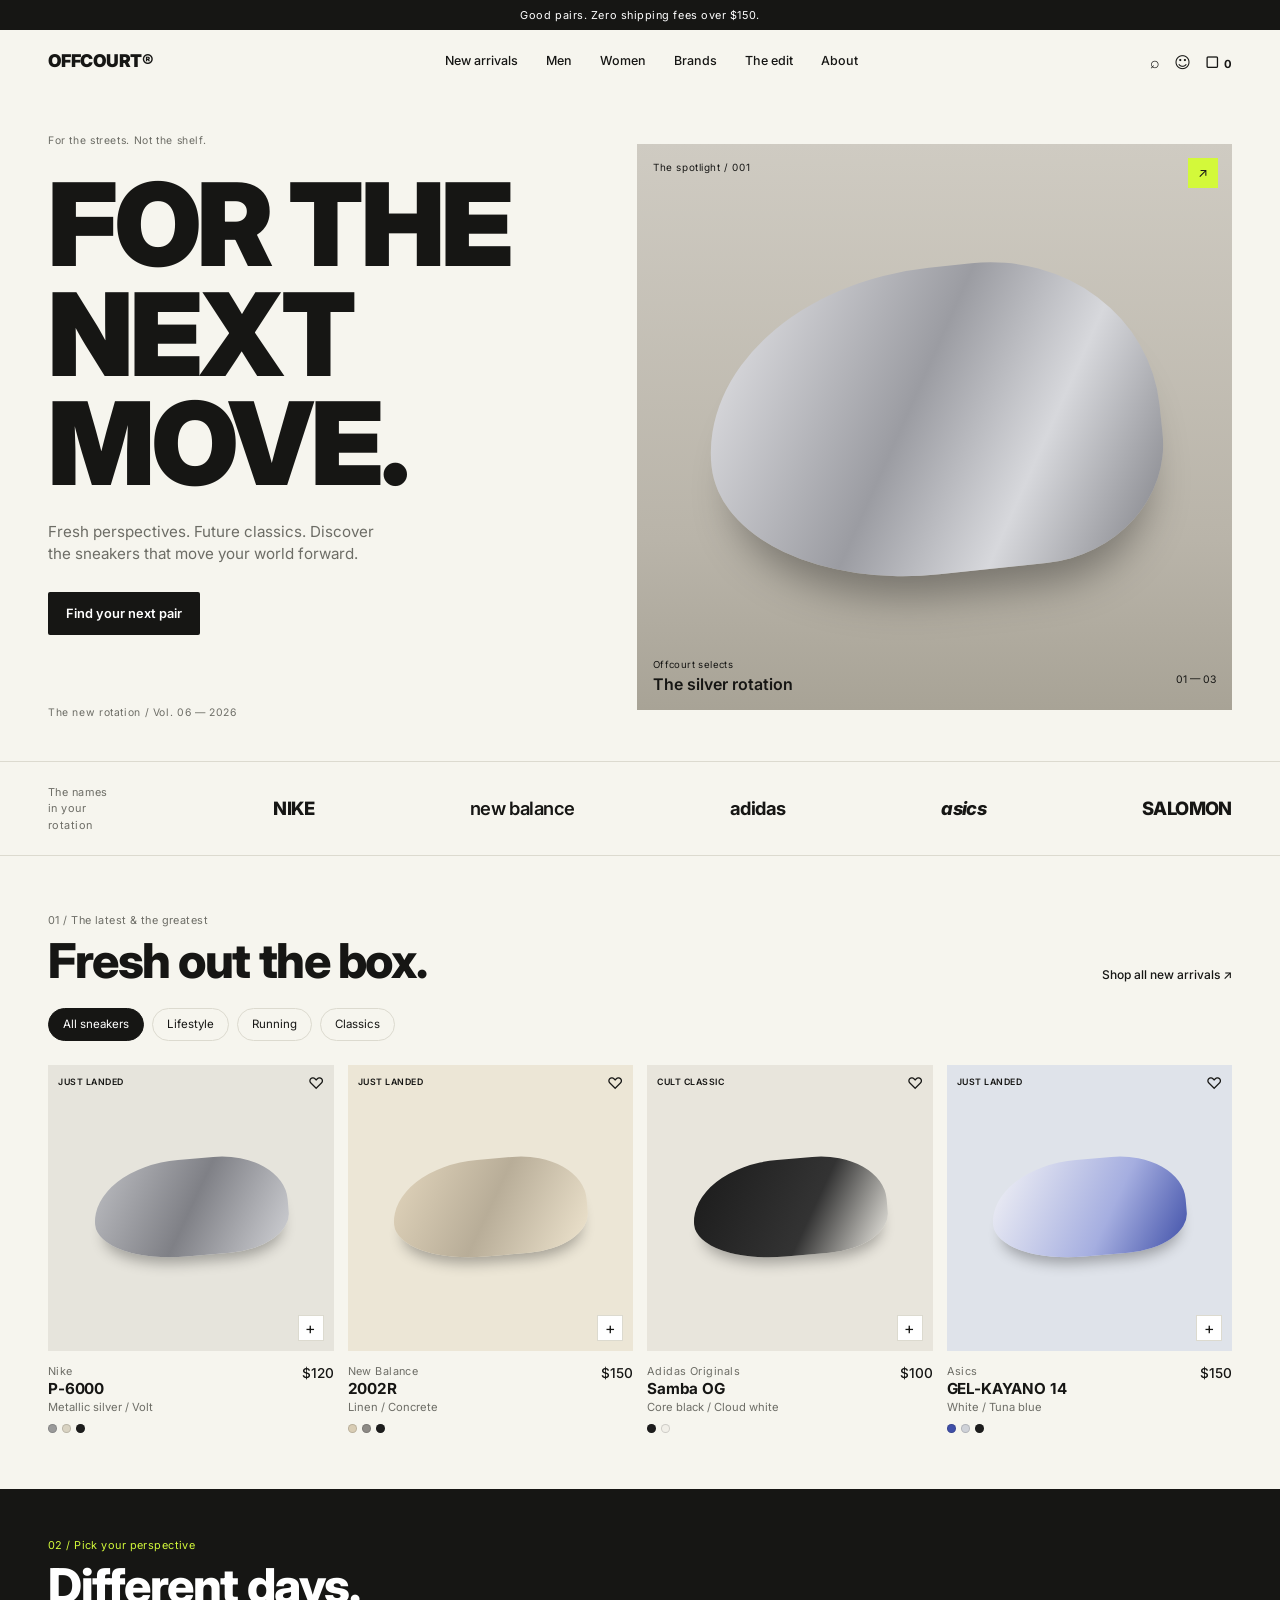
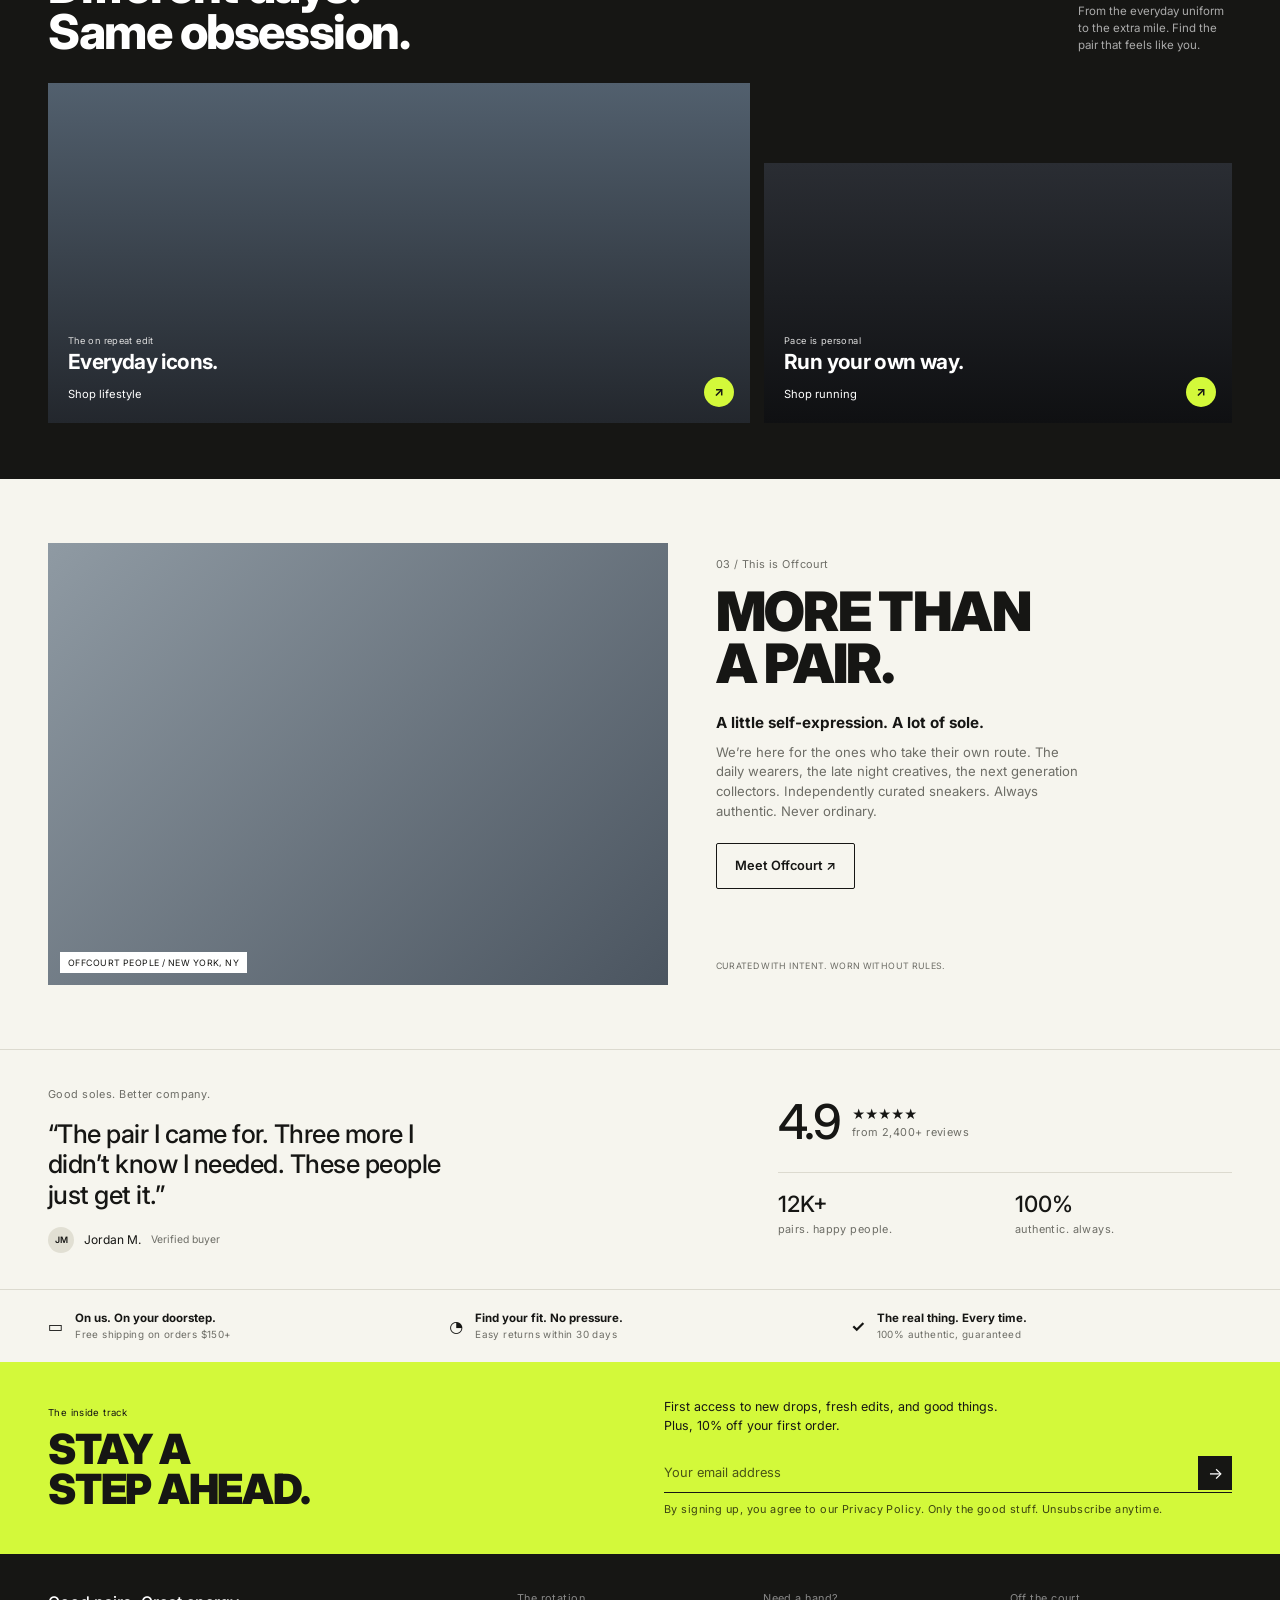
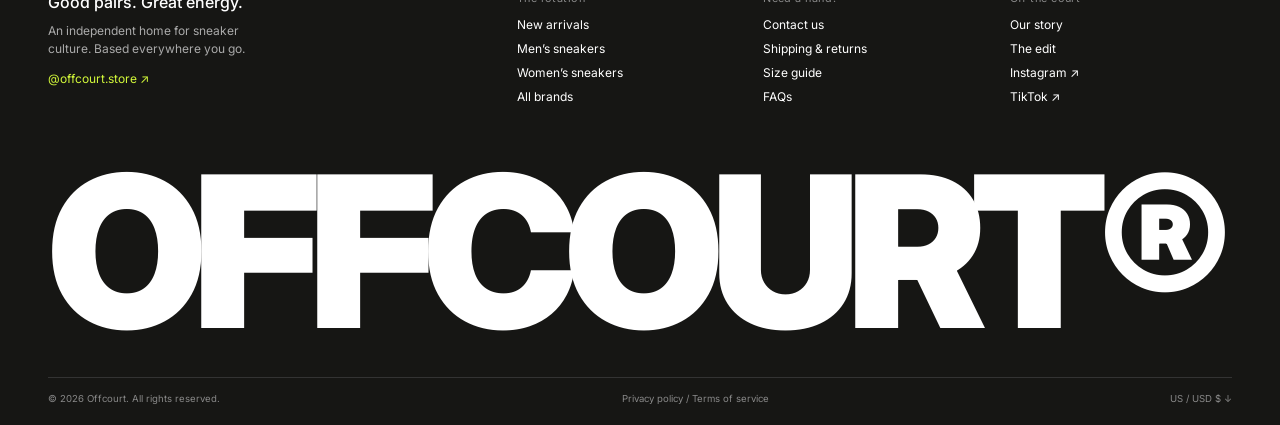
<file: index.html>
<!DOCTYPE html>
<html lang="en">
<head>
<meta charset="UTF-8">
<meta name="viewport" content="width=device-width, initial-scale=1">
<title>Offcourt® — Good pairs. Zero shipping fees over $150.</title>
<link rel="preconnect" href="https://fonts.googleapis.com">
<link href="https://fonts.googleapis.com/css2?family=Inter:wght@400;500;600;800;900&display=swap" rel="stylesheet">
<link rel="stylesheet" href="styles/main.css">
<link rel="stylesheet" href="styles/index.css">
</head>
<body>
<div class="topbar">Good pairs. Zero shipping fees over $150.</div>

<header class="header">
  <a class="header__logo" href="index.html">OFFCOURT®</a>
  <nav class="header__menu" id="menu" aria-label="Main">
    <a class="header__link" href="pages/new-arrivals.html">New arrivals</a>
    <a class="header__link" href="pages/new-arrivals.html?g=men">Men</a>
    <a class="header__link" href="pages/new-arrivals.html?g=women">Women</a>
    <a class="header__link" href="pages/brands.html">Brands</a>
    <a class="header__link" href="pages/edit.html">The edit</a>
    <a class="header__link" href="pages/about.html">About</a>
  </nav>
  <div class="header__actions">
    <button class="header__btn" id="search-toggle" aria-label="Search" aria-expanded="false">⌕</button>
    <a class="header__btn" href="pages/contact.html" aria-label="Help and contact">☺</a>
    <a class="header__btn" href="pages/cart.html" aria-label="Cart">▢ <span class="header__count" id="cart-count">0</span></a>
    <button class="header__btn header__btn--burger" id="burger" aria-label="Menu" aria-expanded="false">☰</button>
  </div>
  <form class="search" id="search" role="search" hidden>
    <input class="search__input" id="search-input" type="search" placeholder="Search sneakers or brands" aria-label="Search sneakers or brands">
    <button class="search__submit" aria-label="Search">→</button>
  </form>
</header>

<main>
  <section class="hero">
    <div class="hero__text">
      <p class="hero__kicker">For the streets. Not the shelf.</p>
      <h1 class="hero__title">FOR THE<br>NEXT<br>MOVE.</h1>
      <p class="hero__lead">Fresh perspectives. Future classics. Discover the sneakers that move your world forward.</p>
      <a class="btn btn--dark" href="pages/new-arrivals.html">Find your next pair</a>
      <p class="hero__kicker hero__kicker--small">The new rotation / Vol. 06 — 2026</p>
    </div>
    <figure class="hero__media">
      <span class="hero__tag">The spotlight / 001</span>
      <span class="hero__badge" aria-hidden="true">↗</span>
      <div class="hero__shoe"></div>
      <figcaption class="hero__caption">
        <small class="hero__caption-label">Offcourt selects</small>
        <strong class="hero__caption-title">The silver rotation</strong>
        <span class="hero__caption-count">01 — 03</span>
      </figcaption>
    </figure>
  </section>

  <section class="brands" id="brands">
    <small class="brands__label">The names in your rotation</small>
    <a class="brands__item" href="pages/new-arrivals.html?brand=nike">NIKE</a>
    <a class="brands__item brands__item--nb" href="pages/new-arrivals.html?brand=new-balance">new balance</a>
    <a class="brands__item brands__item--adidas" href="pages/new-arrivals.html?brand=adidas">adidas</a>
    <a class="brands__item brands__item--asics" href="pages/new-arrivals.html?brand=asics">asics</a>
    <a class="brands__item" href="pages/new-arrivals.html?brand=salomon">SALOMON</a>
  </section>

  <section class="products" id="new">
    <div class="section-head">
      <div>
        <small class="section-head__label">01 / The latest &amp; the greatest</small>
        <h2 class="section-head__title">Fresh out the box.</h2>
      </div>
      <a class="section-head__link" href="pages/new-arrivals.html">Shop all new arrivals ↗</a>
    </div>
    <div class="products__filters" role="tablist">
      <button class="chip chip--active" data-filter="all">All sneakers</button>
      <button class="chip" data-filter="lifestyle">Lifestyle</button>
      <button class="chip" data-filter="running">Running</button>
      <button class="chip" data-filter="classics">Classics</button>
    </div>
    <div class="products__grid">
<article class="card" data-id="p6000" data-name="P-6000" data-brand="Nike" data-brand-slug="nike" data-price="120" data-thumb="silver" data-cat="lifestyle running" data-gender="men women">
  <div class="card__thumb card__thumb--silver">
    <span class="card__pill">Just landed</span>
    <button class="card__heart" aria-label="Save" aria-pressed="false">♡</button>
    <button class="card__add" aria-label="Add to cart">+</button>
  </div>
  <div class="card__meta">
    <div>
      <small class="card__brand">Nike</small>
      <h3 class="card__name">P-6000</h3>
      <p class="card__color">Metallic silver / Volt</p>
    </div>
    <span class="card__price">$120</span>
  </div>
  <div class="card__dots"><i class="card__dot" style="--dot:#9a9a9a"></i><i class="card__dot" style="--dot:#d9d3c2"></i><i class="card__dot" style="--dot:#1d1d1d"></i></div>
</article>
<article class="card" data-id="2002r" data-name="2002R" data-brand="New Balance" data-brand-slug="new-balance" data-price="150" data-thumb="linen" data-cat="lifestyle" data-gender="men women">
  <div class="card__thumb card__thumb--linen">
    <span class="card__pill">Just landed</span>
    <button class="card__heart" aria-label="Save" aria-pressed="false">♡</button>
    <button class="card__add" aria-label="Add to cart">+</button>
  </div>
  <div class="card__meta">
    <div>
      <small class="card__brand">New Balance</small>
      <h3 class="card__name">2002R</h3>
      <p class="card__color">Linen / Concrete</p>
    </div>
    <span class="card__price">$150</span>
  </div>
  <div class="card__dots"><i class="card__dot" style="--dot:#d9cdb4"></i><i class="card__dot" style="--dot:#8d8a85"></i><i class="card__dot" style="--dot:#1d1d1d"></i></div>
</article>
<article class="card" data-id="samba-og" data-name="Samba OG" data-brand="Adidas Originals" data-brand-slug="adidas" data-price="100" data-thumb="black" data-cat="lifestyle classics" data-gender="men women">
  <div class="card__thumb card__thumb--black">
    <span class="card__pill">Cult classic</span>
    <button class="card__heart" aria-label="Save" aria-pressed="false">♡</button>
    <button class="card__add" aria-label="Add to cart">+</button>
  </div>
  <div class="card__meta">
    <div>
      <small class="card__brand">Adidas Originals</small>
      <h3 class="card__name">Samba OG</h3>
      <p class="card__color">Core black / Cloud white</p>
    </div>
    <span class="card__price">$100</span>
  </div>
  <div class="card__dots"><i class="card__dot" style="--dot:#1d1d1d"></i><i class="card__dot" style="--dot:#f1efe8"></i></div>
</article>
<article class="card" data-id="kayano-14" data-name="GEL-KAYANO 14" data-brand="Asics" data-brand-slug="asics" data-price="150" data-thumb="white" data-cat="running" data-gender="men women">
  <div class="card__thumb card__thumb--white">
    <span class="card__pill">Just landed</span>
    <button class="card__heart" aria-label="Save" aria-pressed="false">♡</button>
    <button class="card__add" aria-label="Add to cart">+</button>
  </div>
  <div class="card__meta">
    <div>
      <small class="card__brand">Asics</small>
      <h3 class="card__name">GEL-KAYANO 14</h3>
      <p class="card__color">White / Tuna blue</p>
    </div>
    <span class="card__price">$150</span>
  </div>
  <div class="card__dots"><i class="card__dot" style="--dot:#3f4fa8"></i><i class="card__dot" style="--dot:#cfd2d8"></i><i class="card__dot" style="--dot:#1d1d1d"></i></div>
</article>
    </div>
  </section>

  <section class="perspective" id="edit">
    <div class="section-head section-head--light">
      <div>
        <small class="section-head__label">02 / Pick your perspective</small>
        <h2 class="section-head__title">Different days.<br>Same obsession.</h2>
      </div>
      <p class="section-head__text">From the everyday uniform to the extra mile. Find the pair that feels like you.</p>
    </div>
    <div class="perspective__tiles">
      <a class="tile tile--everyday" href="pages/edit.html#everyday">
        <small class="tile__label">The on repeat edit</small>
        <h3 class="tile__title">Everyday icons.</h3>
        <span class="tile__cta">Shop lifestyle</span>
        <b class="tile__arrow">↗</b>
      </a>
      <a class="tile tile--run" href="pages/edit.html#running">
        <small class="tile__label">Pace is personal</small>
        <h3 class="tile__title">Run your own way.</h3>
        <span class="tile__cta">Shop running</span>
        <b class="tile__arrow">↗</b>
      </a>
    </div>
  </section>

  <section class="about">
    <figure class="about__photo"><figcaption class="about__caption">Offcourt people / New York, NY</figcaption></figure>
    <div class="about__body">
      <small class="about__label">03 / This is Offcourt</small>
      <h2 class="about__title">MORE THAN<br>A PAIR.</h2>
      <h4 class="about__subtitle">A little self-expression. A lot of sole.</h4>
      <p class="about__text">We’re here for the ones who take their own route. The daily wearers, the late night creatives, the next generation collectors. Independently curated sneakers. Always authentic. Never ordinary.</p>
      <a class="btn btn--outline" href="pages/about.html">Meet Offcourt ↗</a>
      <small class="about__note">Curated with intent. Worn without rules.</small>
    </div>
  </section>

  <section class="reviews">
    <div class="reviews__main">
      <small class="reviews__label">Good soles. Better company.</small>
      <blockquote class="reviews__quote">“The pair I came for. Three more I didn’t know I needed. These people just get it.”</blockquote>
      <p class="reviews__author"><span class="reviews__avatar">JM</span> Jordan M. <em class="reviews__badge">Verified buyer</em></p>
    </div>
    <div class="reviews__stats">
      <div class="rating">
        <strong class="rating__score">4.9</strong>
        <span class="rating__stars">★★★★★<br><small class="rating__count">from 2,400+ reviews</small></span>
      </div>
      <div class="metrics">
        <div class="metrics__item"><strong class="metrics__value">12K+</strong><small class="metrics__label">pairs. happy people.</small></div>
        <div class="metrics__item"><strong class="metrics__value">100%</strong><small class="metrics__label">authentic. always.</small></div>
      </div>
    </div>
  </section>

  <section class="perks">
    <div class="perks__item"><b class="perks__icon">▭</b><p><strong class="perks__title">On us. On your doorstep.</strong><small class="perks__text">Free shipping on orders $150+</small></p></div>
    <div class="perks__item"><b class="perks__icon">◔</b><p><strong class="perks__title">Find your fit. No pressure.</strong><small class="perks__text">Easy returns within 30 days</small></p></div>
    <div class="perks__item"><b class="perks__icon">✓</b><p><strong class="perks__title">The real thing. Every time.</strong><small class="perks__text">100% authentic, guaranteed</small></p></div>
  </section>

  <section class="signup">
    <div>
      <small class="signup__label">The inside track</small>
      <h2 class="signup__title">STAY A<br>STEP AHEAD.</h2>
    </div>
    <form class="signup__form" id="news" novalidate>
      <p class="signup__text">First access to new drops, fresh edits, and good things. Plus, 10% off your first order.</p>
      <div class="signup__field">
        <input class="signup__input" id="email" type="email" placeholder="Your email address" aria-label="Your email address" required>
        <button class="signup__submit" aria-label="Subscribe">→</button>
      </div>
      <small class="signup__msg" id="msg" role="status">By signing up, you agree to our Privacy Policy. Only the good stuff. Unsubscribe anytime.</small>
    </form>
  </section>
</main>

<footer class="footer">
  <div class="footer__cols">
    <div class="footer__col footer__col--about">
      <h5 class="footer__heading">Good pairs. Great energy.</h5>
      <p class="footer__text">An independent home for sneaker culture. Based everywhere you go.</p>
      <a class="footer__link footer__link--accent" href="https://www.instagram.com/" target="_blank" rel="noopener">@offcourt.store ↗</a>
    </div>
    <div class="footer__col">
      <small class="footer__label">The rotation</small>
      <a class="footer__link" href="pages/new-arrivals.html">New arrivals</a><a class="footer__link" href="pages/new-arrivals.html?g=men">Men’s sneakers</a><a class="footer__link" href="pages/new-arrivals.html?g=women">Women’s sneakers</a><a class="footer__link" href="pages/brands.html">All brands</a>
    </div>
    <div class="footer__col">
      <small class="footer__label">Need a hand?</small>
      <a class="footer__link" href="pages/contact.html#contact-form">Contact us</a><a class="footer__link" href="pages/contact.html#faq">Shipping &amp; returns</a><a class="footer__link" href="pages/contact.html#size">Size guide</a><a class="footer__link" href="pages/contact.html#faq">FAQs</a>
    </div>
    <div class="footer__col">
      <small class="footer__label">Off the court</small>
      <a class="footer__link" href="pages/about.html">Our story</a><a class="footer__link" href="pages/edit.html">The edit</a><a class="footer__link" href="https://www.instagram.com/" target="_blank" rel="noopener">Instagram ↗</a><a class="footer__link" href="https://www.tiktok.com/" target="_blank" rel="noopener">TikTok ↗</a>
    </div>
  </div>
  <div class="footer__mega">OFFCOURT®</div>
  <div class="footer__legal"><span>© 2026 Offcourt. All rights reserved.</span><span>Privacy policy / Terms of service</span><span>US / USD $ ↓</span></div>
</footer>
<script src="js/index.js"></script>
</body>
</html>
</file>
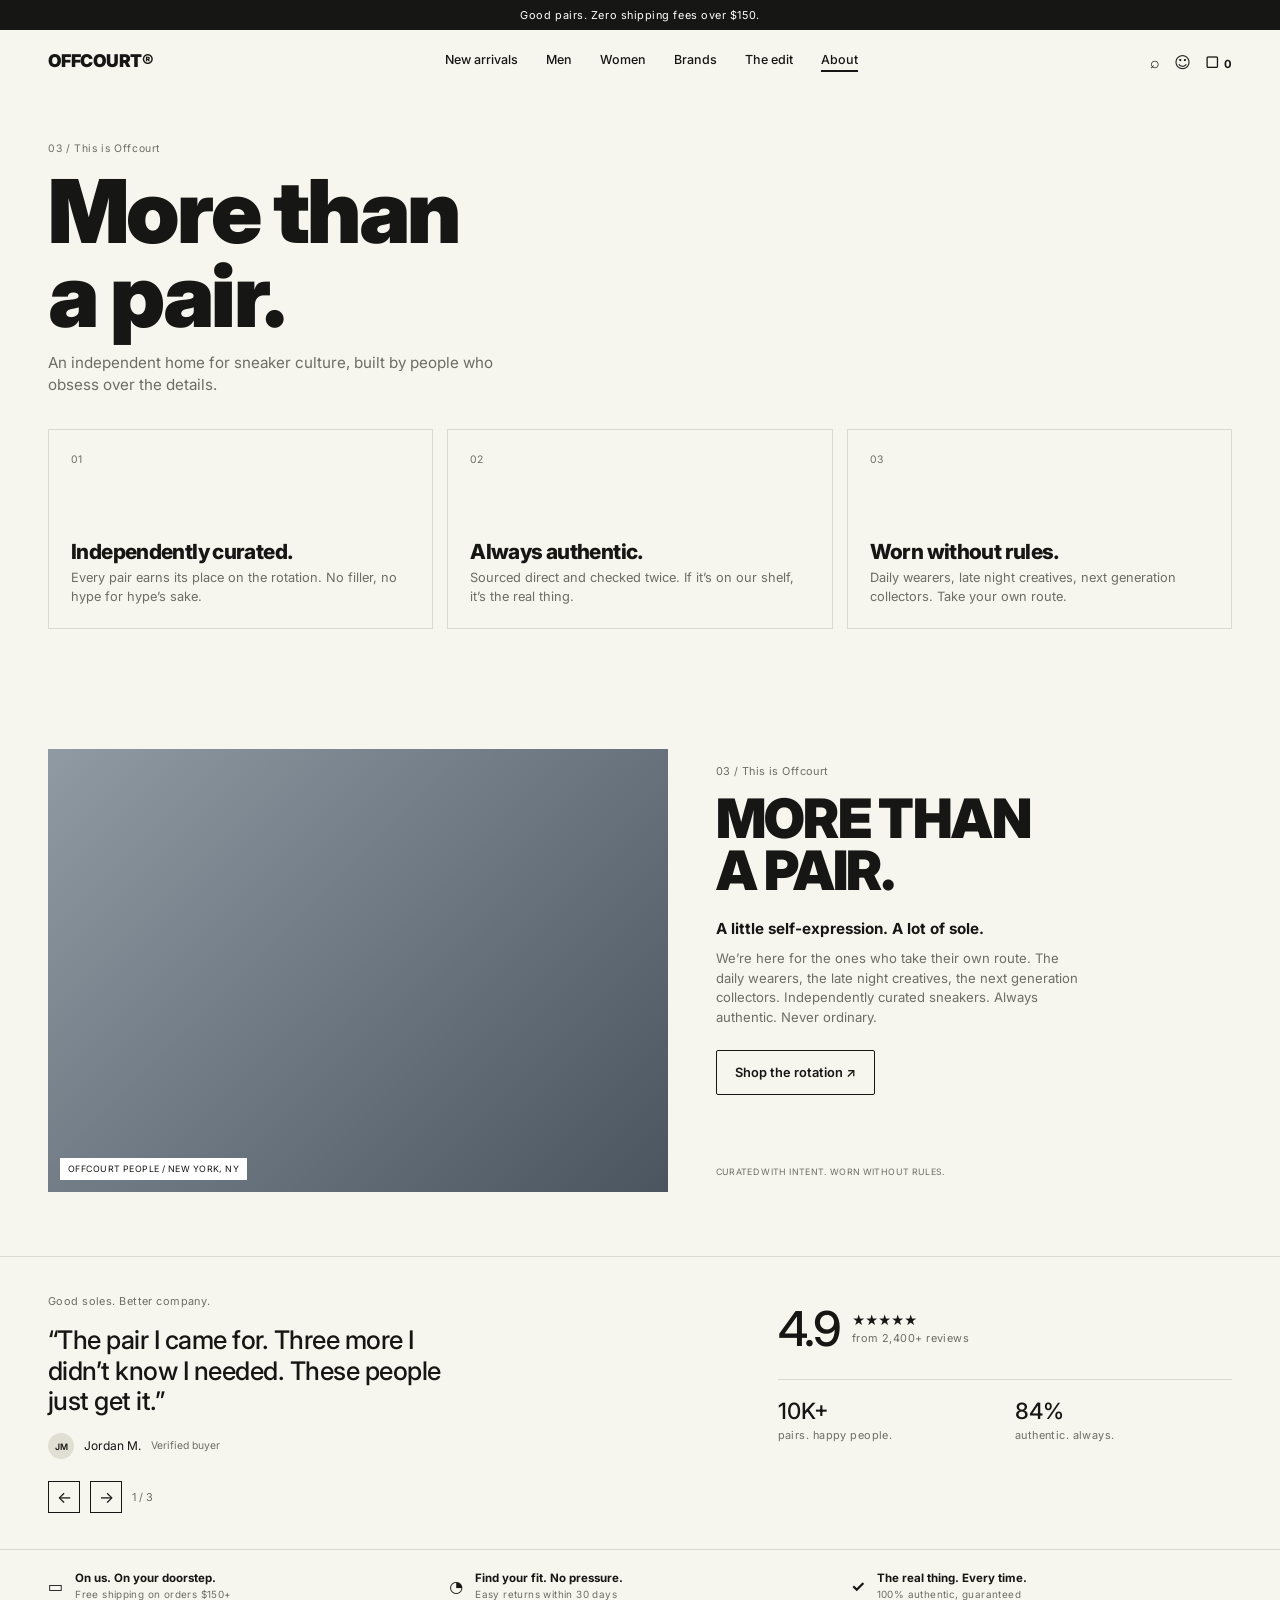
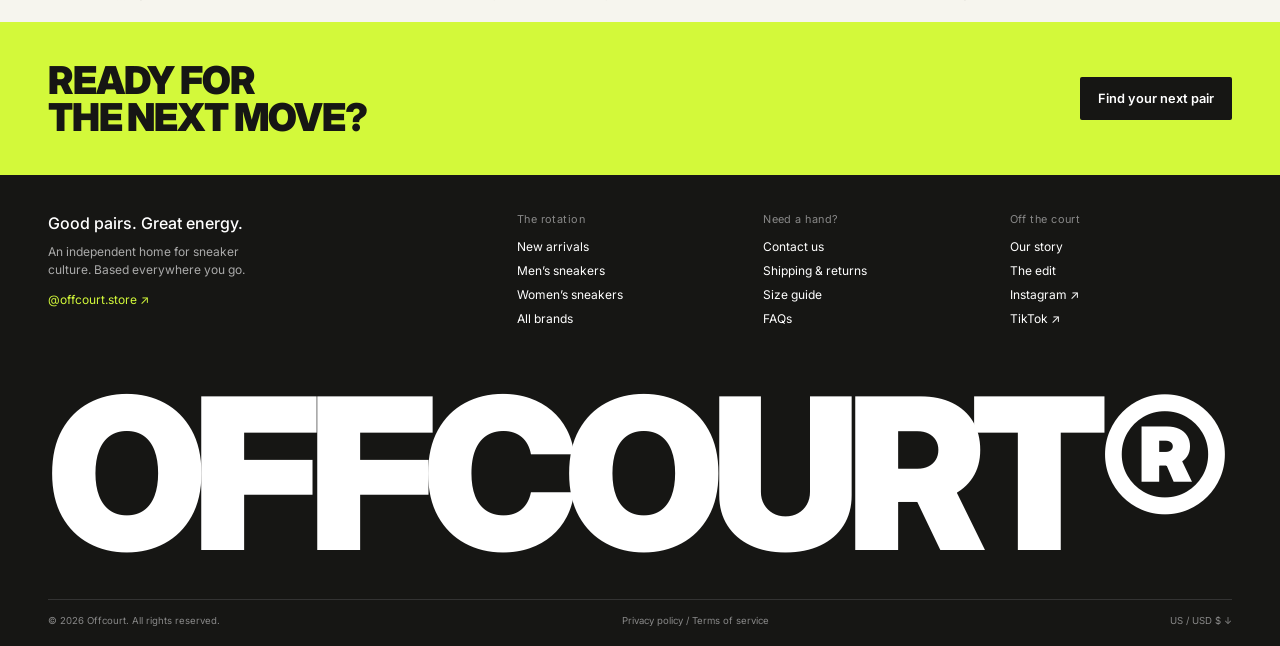
<file: pages/about.html>
<!DOCTYPE html>
<html lang="en">
<head>
<meta charset="UTF-8">
<meta name="viewport" content="width=device-width, initial-scale=1">
<title>About — Offcourt®</title>
<link rel="preconnect" href="https://fonts.googleapis.com">
<link href="https://fonts.googleapis.com/css2?family=Inter:wght@400;500;600;800;900&display=swap" rel="stylesheet">
<link rel="stylesheet" href="../styles/main.css">
<link rel="stylesheet" href="../styles/about.css">
</head>
<body>
<div class="topbar">Good pairs. Zero shipping fees over $150.</div>

<header class="header">
  <a class="header__logo" href="../index.html">OFFCOURT®</a>
  <nav class="header__menu" id="menu" aria-label="Main">
    <a class="header__link" href="new-arrivals.html">New arrivals</a>
    <a class="header__link" href="new-arrivals.html?g=men">Men</a>
    <a class="header__link" href="new-arrivals.html?g=women">Women</a>
    <a class="header__link" href="brands.html">Brands</a>
    <a class="header__link" href="edit.html">The edit</a>
    <a class="header__link" href="about.html" aria-current="page">About</a>
  </nav>
  <div class="header__actions">
    <button class="header__btn" id="search-toggle" aria-label="Search" aria-expanded="false">⌕</button>
    <a class="header__btn" href="contact.html" aria-label="Help and contact">☺</a>
    <a class="header__btn" href="cart.html" aria-label="Cart">▢ <span class="header__count" id="cart-count">0</span></a>
    <button class="header__btn header__btn--burger" id="burger" aria-label="Menu" aria-expanded="false">☰</button>
  </div>
  <form class="search" id="search" role="search" hidden>
    <input class="search__input" id="search-input" type="search" placeholder="Search sneakers or brands" aria-label="Search sneakers or brands">
    <button class="search__submit" aria-label="Search">→</button>
  </form>
</header>

<main>
  <section class="page-hero">
    <p class="page-hero__kicker">03 / This is Offcourt</p>
    <h1 class="page-hero__title">More than<br>a pair.</h1>
    <p class="page-hero__lead">An independent home for sneaker culture, built by people who obsess over the details.</p>
  </section>
  <section class="values">
    <div class="value"><span class="value__num">01</span><div><h3 class="value__title">Independently curated.</h3><p class="value__text">Every pair earns its place on the rotation. No filler, no hype for hype’s sake.</p></div></div>
    <div class="value"><span class="value__num">02</span><div><h3 class="value__title">Always authentic.</h3><p class="value__text">Sourced direct and checked twice. If it’s on our shelf, it’s the real thing.</p></div></div>
    <div class="value"><span class="value__num">03</span><div><h3 class="value__title">Worn without rules.</h3><p class="value__text">Daily wearers, late night creatives, next generation collectors. Take your own route.</p></div></div>
  </section>
  <section class="about">
    <figure class="about__photo"><figcaption class="about__caption">Offcourt people / New York, NY</figcaption></figure>
    <div class="about__body">
      <small class="about__label">03 / This is Offcourt</small>
      <h2 class="about__title">MORE THAN<br>A PAIR.</h2>
      <h4 class="about__subtitle">A little self-expression. A lot of sole.</h4>
      <p class="about__text">We’re here for the ones who take their own route. The daily wearers, the late night creatives, the next generation collectors. Independently curated sneakers. Always authentic. Never ordinary.</p>
      <a class="btn btn--outline" href="new-arrivals.html">Shop the rotation ↗</a>
      <small class="about__note">Curated with intent. Worn without rules.</small>
    </div>
  </section>

  <section class="reviews">
    <div class="reviews__main">
      <small class="reviews__label">Good soles. Better company.</small>
      <div class="reviews__slide reviews__slide--active">
        <blockquote class="reviews__quote">“The pair I came for. Three more I didn’t know I needed. These people just get it.”</blockquote>
        <p class="reviews__author"><span class="reviews__avatar">JM</span> Jordan M. <em class="reviews__badge">Verified buyer</em></p>
      </div>
      <div class="reviews__slide">
        <blockquote class="reviews__quote">“Fit advice that actually worked. Returns were painless and the Sambas are perfect.”</blockquote>
        <p class="reviews__author"><span class="reviews__avatar">AL</span> Alex L. <em class="reviews__badge">Verified buyer</em></p>
      </div>
      <div class="reviews__slide">
        <blockquote class="reviews__quote">“Finally a store that curates instead of dumping. Fast shipping, spotless boxes.”</blockquote>
        <p class="reviews__author"><span class="reviews__avatar">SR</span> Sam R. <em class="reviews__badge">Verified buyer</em></p>
      </div>
      <div class="reviews__nav">
        <button class="reviews__arrow" id="review-prev" aria-label="Previous review">←</button>
        <button class="reviews__arrow" id="review-next" aria-label="Next review">→</button>
        <span class="reviews__pos" id="review-pos" role="status"></span>
      </div>
    </div>
    <div class="reviews__stats">
      <div class="rating">
        <strong class="rating__score">4.9</strong>
        <span class="rating__stars">★★★★★<br><small class="rating__count">from 2,400+ reviews</small></span>
      </div>
      <div class="metrics">
        <div class="metrics__item"><strong class="metrics__value" data-count="12" data-suffix="K+">12K+</strong><small class="metrics__label">pairs. happy people.</small></div>
        <div class="metrics__item"><strong class="metrics__value" data-count="100" data-suffix="%">100%</strong><small class="metrics__label">authentic. always.</small></div>
      </div>
    </div>
  </section>

  <section class="perks">
    <div class="perks__item"><b class="perks__icon">▭</b><p><strong class="perks__title">On us. On your doorstep.</strong><small class="perks__text">Free shipping on orders $150+</small></p></div>
    <div class="perks__item"><b class="perks__icon">◔</b><p><strong class="perks__title">Find your fit. No pressure.</strong><small class="perks__text">Easy returns within 30 days</small></p></div>
    <div class="perks__item"><b class="perks__icon">✓</b><p><strong class="perks__title">The real thing. Every time.</strong><small class="perks__text">100% authentic, guaranteed</small></p></div>
  </section>

  <section class="cta">
    <h2 class="cta__title">READY FOR<br>THE NEXT MOVE?</h2>
    <a class="btn btn--dark" href="new-arrivals.html">Find your next pair</a>
  </section>
</main>

<footer class="footer">
  <div class="footer__cols">
    <div class="footer__col footer__col--about">
      <h5 class="footer__heading">Good pairs. Great energy.</h5>
      <p class="footer__text">An independent home for sneaker culture. Based everywhere you go.</p>
      <a class="footer__link footer__link--accent" href="https://www.instagram.com/" target="_blank" rel="noopener">@offcourt.store ↗</a>
    </div>
    <div class="footer__col">
      <small class="footer__label">The rotation</small>
      <a class="footer__link" href="new-arrivals.html">New arrivals</a><a class="footer__link" href="new-arrivals.html?g=men">Men’s sneakers</a><a class="footer__link" href="new-arrivals.html?g=women">Women’s sneakers</a><a class="footer__link" href="brands.html">All brands</a>
    </div>
    <div class="footer__col">
      <small class="footer__label">Need a hand?</small>
      <a class="footer__link" href="contact.html#contact-form">Contact us</a><a class="footer__link" href="contact.html#faq">Shipping &amp; returns</a><a class="footer__link" href="contact.html#size">Size guide</a><a class="footer__link" href="contact.html#faq">FAQs</a>
    </div>
    <div class="footer__col">
      <small class="footer__label">Off the court</small>
      <a class="footer__link" href="about.html">Our story</a><a class="footer__link" href="edit.html">The edit</a><a class="footer__link" href="https://www.instagram.com/" target="_blank" rel="noopener">Instagram ↗</a><a class="footer__link" href="https://www.tiktok.com/" target="_blank" rel="noopener">TikTok ↗</a>
    </div>
  </div>
  <div class="footer__mega">OFFCOURT®</div>
  <div class="footer__legal"><span>© 2026 Offcourt. All rights reserved.</span><span>Privacy policy / Terms of service</span><span>US / USD $ ↓</span></div>
</footer>
<script src="../js/about.js"></script>
</body>
</html>
</file>
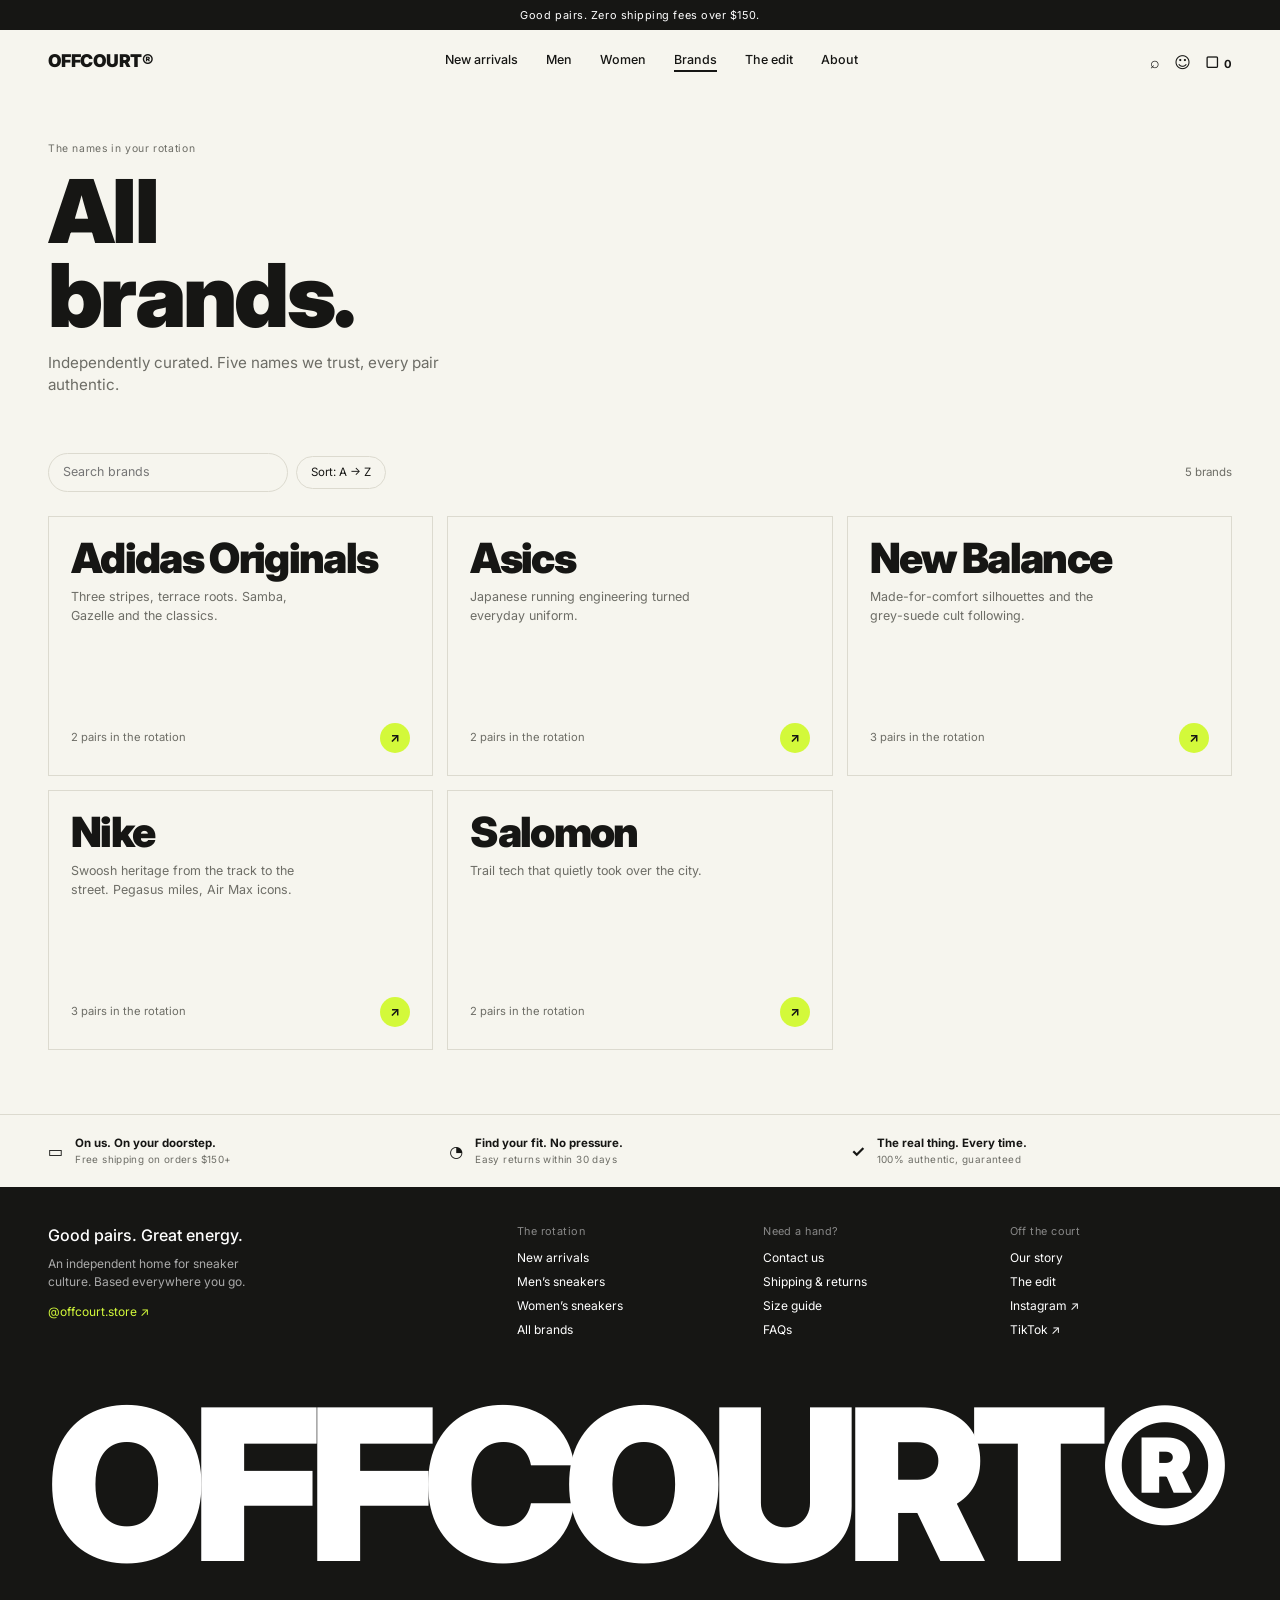
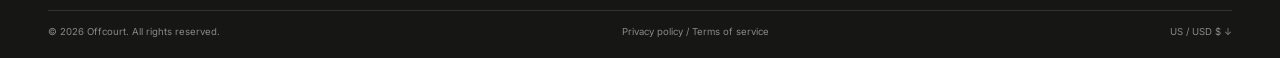
<file: pages/brands.html>
<!DOCTYPE html>
<html lang="en">
<head>
<meta charset="UTF-8">
<meta name="viewport" content="width=device-width, initial-scale=1">
<title>Brands — Offcourt®</title>
<link rel="preconnect" href="https://fonts.googleapis.com">
<link href="https://fonts.googleapis.com/css2?family=Inter:wght@400;500;600;800;900&display=swap" rel="stylesheet">
<link rel="stylesheet" href="../styles/main.css">
<link rel="stylesheet" href="../styles/brands.css">
</head>
<body>
<div class="topbar">Good pairs. Zero shipping fees over $150.</div>

<header class="header">
  <a class="header__logo" href="../index.html">OFFCOURT®</a>
  <nav class="header__menu" id="menu" aria-label="Main">
    <a class="header__link" href="new-arrivals.html">New arrivals</a>
    <a class="header__link" href="new-arrivals.html?g=men">Men</a>
    <a class="header__link" href="new-arrivals.html?g=women">Women</a>
    <a class="header__link" href="brands.html" aria-current="page">Brands</a>
    <a class="header__link" href="edit.html">The edit</a>
    <a class="header__link" href="about.html">About</a>
  </nav>
  <div class="header__actions">
    <button class="header__btn" id="search-toggle" aria-label="Search" aria-expanded="false">⌕</button>
    <a class="header__btn" href="contact.html" aria-label="Help and contact">☺</a>
    <a class="header__btn" href="cart.html" aria-label="Cart">▢ <span class="header__count" id="cart-count">0</span></a>
    <button class="header__btn header__btn--burger" id="burger" aria-label="Menu" aria-expanded="false">☰</button>
  </div>
  <form class="search" id="search" role="search" hidden>
    <input class="search__input" id="search-input" type="search" placeholder="Search sneakers or brands" aria-label="Search sneakers or brands">
    <button class="search__submit" aria-label="Search">→</button>
  </form>
</header>

<main>
  <section class="page-hero">
    <p class="page-hero__kicker">The names in your rotation</p>
    <h1 class="page-hero__title">All<br>brands.</h1>
    <p class="page-hero__lead">Independently curated. Five names we trust, every pair authentic.</p>
  </section>
  <section class="brands-page">
    <div class="toolbar">
      <div class="toolbar__group">
        <input class="field-input" id="brand-search" type="search" placeholder="Search brands" aria-label="Search brands">
        <button class="chip" id="brand-sort">Sort: A → Z</button>
      </div>
      <p class="results" id="brand-count" role="status"></p>
    </div>
    <div class="brand-grid" id="brand-grid">
      <a class="brand" href="new-arrivals.html?brand=nike" data-name="Nike">
        <div><h2 class="brand__name">Nike</h2><p class="brand__desc">Swoosh heritage from the track to the street. Pegasus miles, Air Max icons.</p></div>
        <div class="brand__foot"><span class="brand__count">3 pairs in the rotation</span><b class="brand__arrow">↗</b></div>
      </a>
      <a class="brand" href="new-arrivals.html?brand=new-balance" data-name="New Balance">
        <div><h2 class="brand__name">New Balance</h2><p class="brand__desc">Made-for-comfort silhouettes and the grey-suede cult following.</p></div>
        <div class="brand__foot"><span class="brand__count">3 pairs in the rotation</span><b class="brand__arrow">↗</b></div>
      </a>
      <a class="brand" href="new-arrivals.html?brand=adidas" data-name="Adidas Originals">
        <div><h2 class="brand__name">Adidas Originals</h2><p class="brand__desc">Three stripes, terrace roots. Samba, Gazelle and the classics.</p></div>
        <div class="brand__foot"><span class="brand__count">2 pairs in the rotation</span><b class="brand__arrow">↗</b></div>
      </a>
      <a class="brand" href="new-arrivals.html?brand=asics" data-name="Asics">
        <div><h2 class="brand__name">Asics</h2><p class="brand__desc">Japanese running engineering turned everyday uniform.</p></div>
        <div class="brand__foot"><span class="brand__count">2 pairs in the rotation</span><b class="brand__arrow">↗</b></div>
      </a>
      <a class="brand" href="new-arrivals.html?brand=salomon" data-name="Salomon">
        <div><h2 class="brand__name">Salomon</h2><p class="brand__desc">Trail tech that quietly took over the city.</p></div>
        <div class="brand__foot"><span class="brand__count">2 pairs in the rotation</span><b class="brand__arrow">↗</b></div>
      </a>
    </div>
    <div class="empty" id="empty">No brands match your search.</div>
  </section>
  <section class="perks">
    <div class="perks__item"><b class="perks__icon">▭</b><p><strong class="perks__title">On us. On your doorstep.</strong><small class="perks__text">Free shipping on orders $150+</small></p></div>
    <div class="perks__item"><b class="perks__icon">◔</b><p><strong class="perks__title">Find your fit. No pressure.</strong><small class="perks__text">Easy returns within 30 days</small></p></div>
    <div class="perks__item"><b class="perks__icon">✓</b><p><strong class="perks__title">The real thing. Every time.</strong><small class="perks__text">100% authentic, guaranteed</small></p></div>
  </section>
</main>

<footer class="footer">
  <div class="footer__cols">
    <div class="footer__col footer__col--about">
      <h5 class="footer__heading">Good pairs. Great energy.</h5>
      <p class="footer__text">An independent home for sneaker culture. Based everywhere you go.</p>
      <a class="footer__link footer__link--accent" href="https://www.instagram.com/" target="_blank" rel="noopener">@offcourt.store ↗</a>
    </div>
    <div class="footer__col">
      <small class="footer__label">The rotation</small>
      <a class="footer__link" href="new-arrivals.html">New arrivals</a><a class="footer__link" href="new-arrivals.html?g=men">Men’s sneakers</a><a class="footer__link" href="new-arrivals.html?g=women">Women’s sneakers</a><a class="footer__link" href="brands.html">All brands</a>
    </div>
    <div class="footer__col">
      <small class="footer__label">Need a hand?</small>
      <a class="footer__link" href="contact.html#contact-form">Contact us</a><a class="footer__link" href="contact.html#faq">Shipping &amp; returns</a><a class="footer__link" href="contact.html#size">Size guide</a><a class="footer__link" href="contact.html#faq">FAQs</a>
    </div>
    <div class="footer__col">
      <small class="footer__label">Off the court</small>
      <a class="footer__link" href="about.html">Our story</a><a class="footer__link" href="edit.html">The edit</a><a class="footer__link" href="https://www.instagram.com/" target="_blank" rel="noopener">Instagram ↗</a><a class="footer__link" href="https://www.tiktok.com/" target="_blank" rel="noopener">TikTok ↗</a>
    </div>
  </div>
  <div class="footer__mega">OFFCOURT®</div>
  <div class="footer__legal"><span>© 2026 Offcourt. All rights reserved.</span><span>Privacy policy / Terms of service</span><span>US / USD $ ↓</span></div>
</footer>
<script src="../js/brands.js"></script>
</body>
</html>
</file>
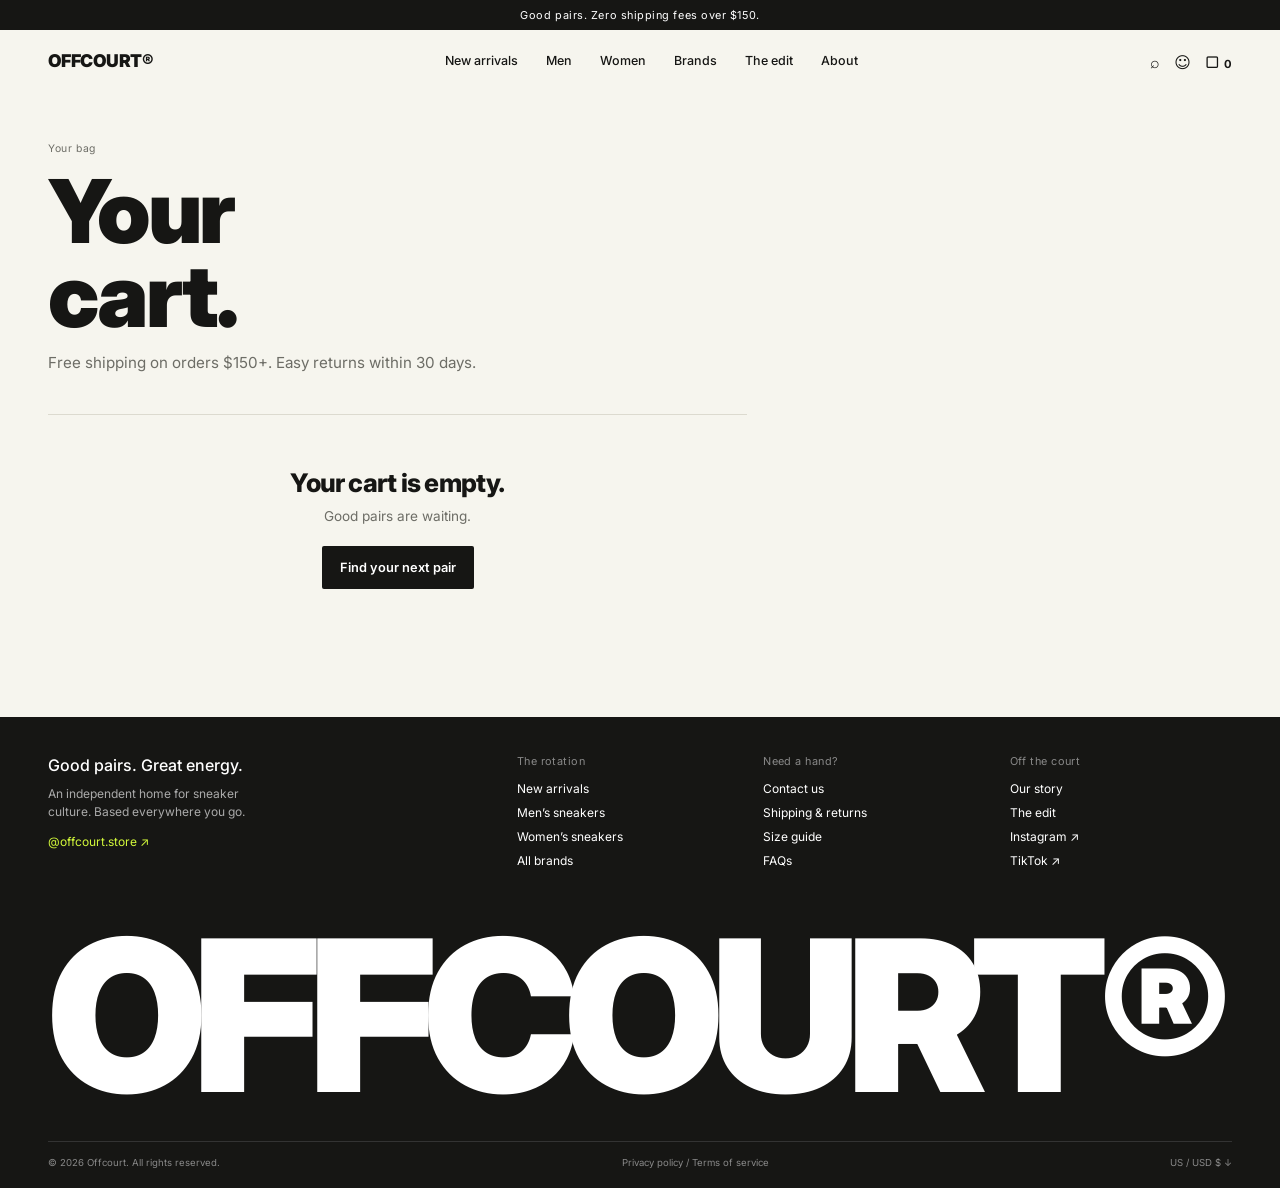
<file: pages/cart.html>
<!DOCTYPE html>
<html lang="en">
<head>
<meta charset="UTF-8">
<meta name="viewport" content="width=device-width, initial-scale=1">
<title>Cart — Offcourt®</title>
<link rel="preconnect" href="https://fonts.googleapis.com">
<link href="https://fonts.googleapis.com/css2?family=Inter:wght@400;500;600;800;900&display=swap" rel="stylesheet">
<link rel="stylesheet" href="../styles/main.css">
<link rel="stylesheet" href="../styles/cart.css">
</head>
<body>
<div class="topbar">Good pairs. Zero shipping fees over $150.</div>

<header class="header">
  <a class="header__logo" href="../index.html">OFFCOURT®</a>
  <nav class="header__menu" id="menu" aria-label="Main">
    <a class="header__link" href="new-arrivals.html">New arrivals</a>
    <a class="header__link" href="new-arrivals.html?g=men">Men</a>
    <a class="header__link" href="new-arrivals.html?g=women">Women</a>
    <a class="header__link" href="brands.html">Brands</a>
    <a class="header__link" href="edit.html">The edit</a>
    <a class="header__link" href="about.html">About</a>
  </nav>
  <div class="header__actions">
    <button class="header__btn" id="search-toggle" aria-label="Search" aria-expanded="false">⌕</button>
    <a class="header__btn" href="contact.html" aria-label="Help and contact">☺</a>
    <a class="header__btn" href="cart.html" aria-label="Cart">▢ <span class="header__count" id="cart-count">0</span></a>
    <button class="header__btn header__btn--burger" id="burger" aria-label="Menu" aria-expanded="false">☰</button>
  </div>
  <form class="search" id="search" role="search" hidden>
    <input class="search__input" id="search-input" type="search" placeholder="Search sneakers or brands" aria-label="Search sneakers or brands">
    <button class="search__submit" aria-label="Search">→</button>
  </form>
</header>

<main>
  <section class="page-hero">
    <p class="page-hero__kicker">Your bag</p>
    <h1 class="page-hero__title">Your<br>cart.</h1>
    <p class="page-hero__lead">Free shipping on orders $150+. Easy returns within 30 days.</p>
  </section>
  <section class="order" id="order" role="status">
    <h2 class="order__title">ORDER CONFIRMED.</h2>
    <p id="order-text"></p>
    <a class="btn btn--dark" href="new-arrivals.html">Keep shopping</a>
  </section>
  <section class="cart">
    <div class="cart__list" id="cart-list"></div>
    <aside class="summary" id="summary" aria-label="Order summary" hidden>
      <h2 class="summary__title">Order summary</h2>
      <div class="ship"><p class="ship__text" id="ship-text"></p><div class="ship__bar"><div class="ship__fill" id="ship-fill"></div></div></div>
      <div class="summary__row"><span>Subtotal</span><span id="sum-subtotal"></span></div>
      <div class="summary__row summary__row--discount" id="sum-discount-row" hidden><span>Discount (10%)</span><span id="sum-discount"></span></div>
      <div class="summary__row"><span>Shipping</span><span id="sum-shipping"></span></div>
      <div class="summary__row summary__row--total"><span>Total</span><span id="sum-total"></span></div>
      <form class="promo" id="promo-form"><input class="promo__input" id="promo" placeholder="Promo code (try OFFCOURT10)" aria-label="Promo code"><button class="promo__btn">Apply</button></form>
      <small class="promo__msg" id="promo-msg" role="status"></small>
      <button class="summary__checkout" id="checkout">Checkout →</button>
      <button class="summary__clear" id="clear">Empty cart</button>
    </aside>
  </section>
</main>

<footer class="footer">
  <div class="footer__cols">
    <div class="footer__col footer__col--about">
      <h5 class="footer__heading">Good pairs. Great energy.</h5>
      <p class="footer__text">An independent home for sneaker culture. Based everywhere you go.</p>
      <a class="footer__link footer__link--accent" href="https://www.instagram.com/" target="_blank" rel="noopener">@offcourt.store ↗</a>
    </div>
    <div class="footer__col">
      <small class="footer__label">The rotation</small>
      <a class="footer__link" href="new-arrivals.html">New arrivals</a><a class="footer__link" href="new-arrivals.html?g=men">Men’s sneakers</a><a class="footer__link" href="new-arrivals.html?g=women">Women’s sneakers</a><a class="footer__link" href="brands.html">All brands</a>
    </div>
    <div class="footer__col">
      <small class="footer__label">Need a hand?</small>
      <a class="footer__link" href="contact.html#contact-form">Contact us</a><a class="footer__link" href="contact.html#faq">Shipping &amp; returns</a><a class="footer__link" href="contact.html#size">Size guide</a><a class="footer__link" href="contact.html#faq">FAQs</a>
    </div>
    <div class="footer__col">
      <small class="footer__label">Off the court</small>
      <a class="footer__link" href="about.html">Our story</a><a class="footer__link" href="edit.html">The edit</a><a class="footer__link" href="https://www.instagram.com/" target="_blank" rel="noopener">Instagram ↗</a><a class="footer__link" href="https://www.tiktok.com/" target="_blank" rel="noopener">TikTok ↗</a>
    </div>
  </div>
  <div class="footer__mega">OFFCOURT®</div>
  <div class="footer__legal"><span>© 2026 Offcourt. All rights reserved.</span><span>Privacy policy / Terms of service</span><span>US / USD $ ↓</span></div>
</footer>
<script src="../js/cart.js"></script>
</body>
</html>
</file>
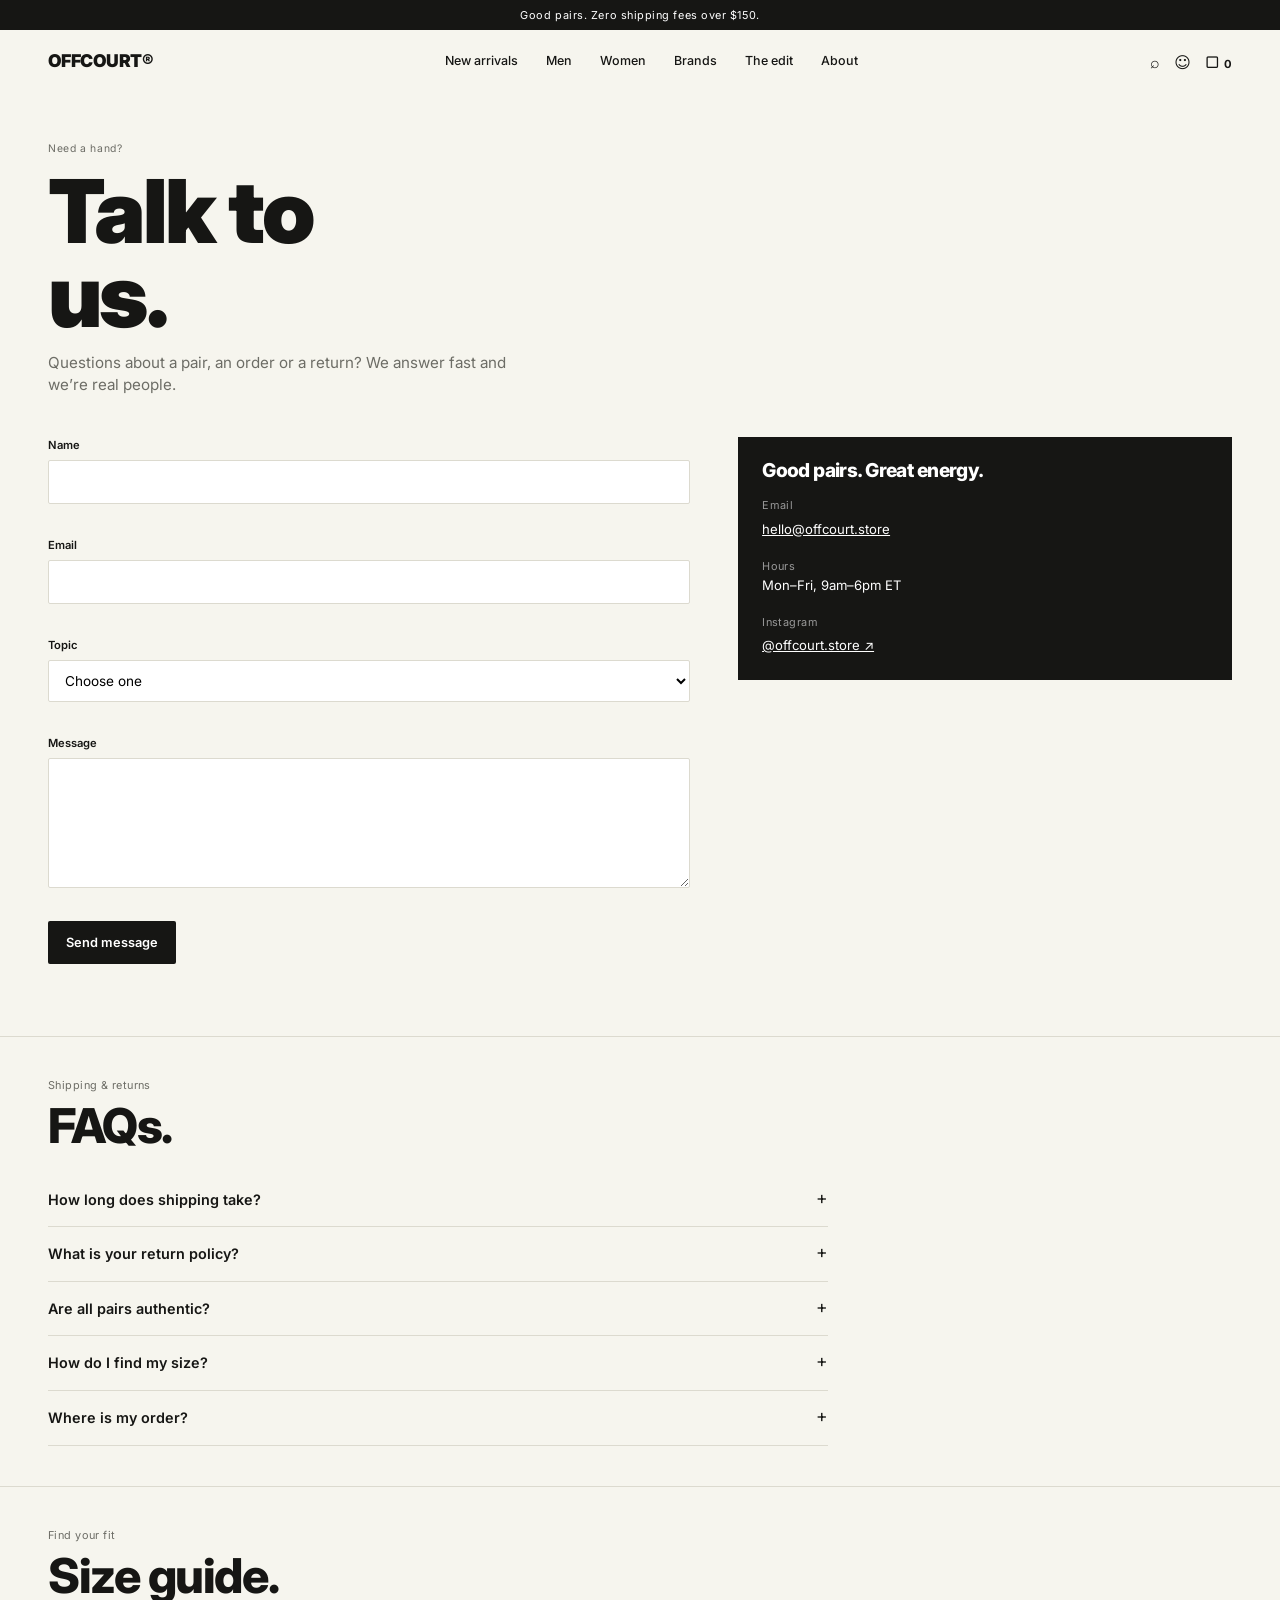
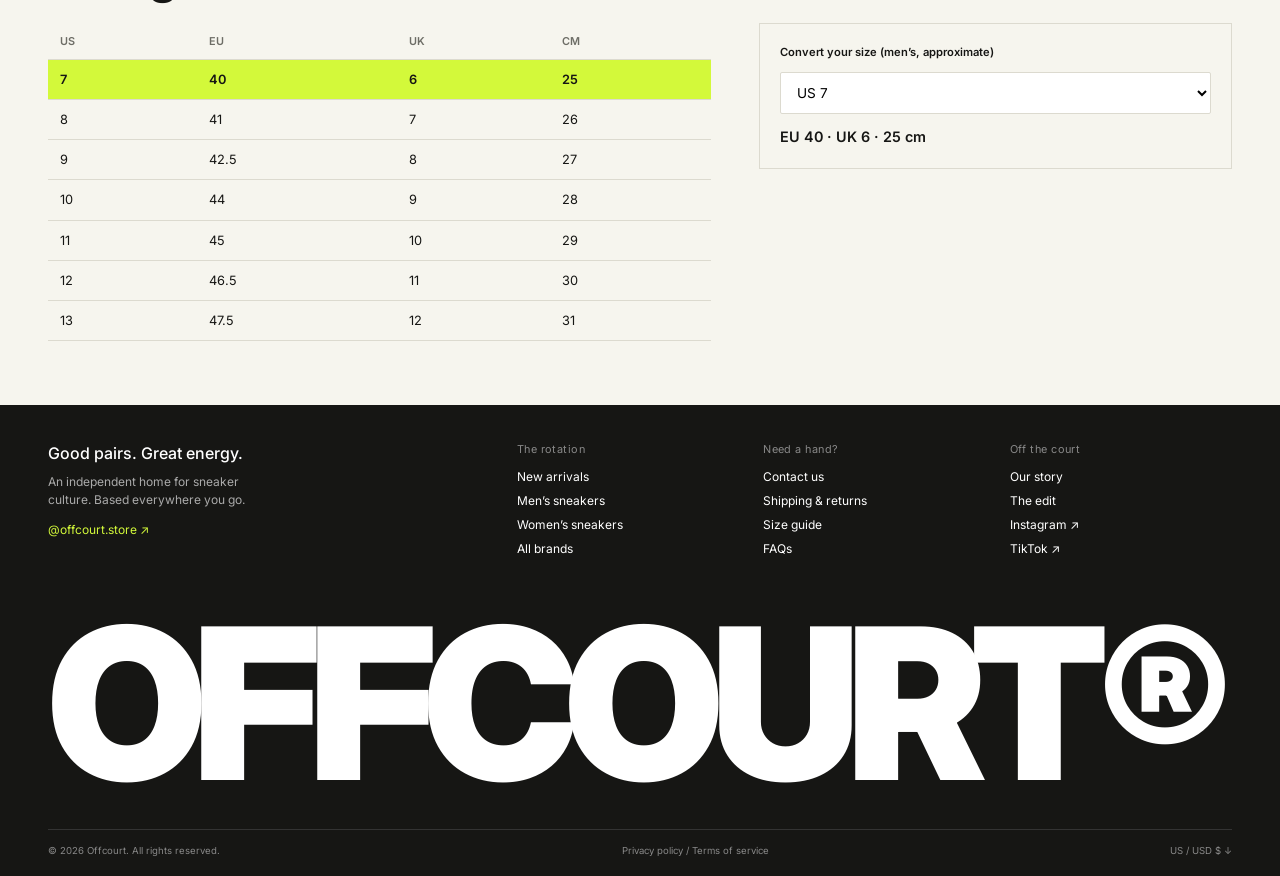
<file: pages/contact.html>
<!DOCTYPE html>
<html lang="en">
<head>
<meta charset="UTF-8">
<meta name="viewport" content="width=device-width, initial-scale=1">
<title>Contact — Offcourt®</title>
<link rel="preconnect" href="https://fonts.googleapis.com">
<link href="https://fonts.googleapis.com/css2?family=Inter:wght@400;500;600;800;900&display=swap" rel="stylesheet">
<link rel="stylesheet" href="../styles/main.css">
<link rel="stylesheet" href="../styles/contact.css">
</head>
<body>
<div class="topbar">Good pairs. Zero shipping fees over $150.</div>

<header class="header">
  <a class="header__logo" href="../index.html">OFFCOURT®</a>
  <nav class="header__menu" id="menu" aria-label="Main">
    <a class="header__link" href="new-arrivals.html">New arrivals</a>
    <a class="header__link" href="new-arrivals.html?g=men">Men</a>
    <a class="header__link" href="new-arrivals.html?g=women">Women</a>
    <a class="header__link" href="brands.html">Brands</a>
    <a class="header__link" href="edit.html">The edit</a>
    <a class="header__link" href="about.html">About</a>
  </nav>
  <div class="header__actions">
    <button class="header__btn" id="search-toggle" aria-label="Search" aria-expanded="false">⌕</button>
    <a class="header__btn" href="contact.html" aria-label="Help and contact">☺</a>
    <a class="header__btn" href="cart.html" aria-label="Cart">▢ <span class="header__count" id="cart-count">0</span></a>
    <button class="header__btn header__btn--burger" id="burger" aria-label="Menu" aria-expanded="false">☰</button>
  </div>
  <form class="search" id="search" role="search" hidden>
    <input class="search__input" id="search-input" type="search" placeholder="Search sneakers or brands" aria-label="Search sneakers or brands">
    <button class="search__submit" aria-label="Search">→</button>
  </form>
</header>

<main>
  <section class="page-hero">
    <p class="page-hero__kicker">Need a hand?</p>
    <h1 class="page-hero__title">Talk to<br>us.</h1>
    <p class="page-hero__lead">Questions about a pair, an order or a return? We answer fast and we’re real people.</p>
  </section>
  <section class="contact">
    <form class="form" id="contact-form" novalidate>
      <div class="field"><label class="field__label" for="name">Name</label><input class="field__control" id="name" name="name" autocomplete="name"><small class="field__error" id="name-error"></small></div>
      <div class="field"><label class="field__label" for="c-email">Email</label><input class="field__control" id="c-email" name="email" type="email" autocomplete="email"><small class="field__error" id="email-error"></small></div>
      <div class="field"><label class="field__label" for="topic">Topic</label>
        <select class="field__control" id="topic" name="topic"><option value="">Choose one</option><option>Order status</option><option>Returns &amp; exchanges</option><option>Sizing help</option><option>Something else</option></select>
        <small class="field__error" id="topic-error"></small></div>
      <div class="field"><label class="field__label" for="message">Message</label><textarea class="field__control" id="message" name="message"></textarea><small class="field__error" id="message-error"></small></div>
      <button class="btn btn--dark form__submit">Send message</button>
      <p class="form__msg" id="form-msg" role="status"></p>
    </form>
    <aside class="info">
      <h2 class="info__title">Good pairs. Great energy.</h2>
      <div class="info__item"><small>Email</small><a href="mailto:hello@offcourt.store">hello@offcourt.store</a></div>
      <div class="info__item"><small>Hours</small><p>Mon–Fri, 9am–6pm ET</p></div>
      <div class="info__item"><small>Instagram</small><a href="https://www.instagram.com/" target="_blank" rel="noopener">@offcourt.store ↗</a></div>
    </aside>
  </section>

  <section class="faq" id="faq">
    <div class="section-head">
      <div>
        <small class="section-head__label">Shipping &amp; returns</small>
        <h2 class="section-head__title">FAQs.</h2>
      </div>
    </div>
    <div class="faq__list">
      <details class="faq__item"><summary class="faq__q">How long does shipping take?</summary><p class="faq__a">Orders ship within 1–2 business days. Standard delivery takes 3–5 business days. Orders $150+ ship free; otherwise shipping is $8.</p></details>
      <details class="faq__item"><summary class="faq__q">What is your return policy?</summary><p class="faq__a">Easy returns within 30 days, as long as the pair is unworn and in the original box. Start a return from the contact form below.</p></details>
      <details class="faq__item"><summary class="faq__q">Are all pairs authentic?</summary><p class="faq__a">Always. Every pair is sourced direct and checked before it leaves us. 100% authentic, guaranteed.</p></details>
      <details class="faq__item"><summary class="faq__q">How do I find my size?</summary><p class="faq__a">Use the size guide on this page. If you’re between sizes, we recommend going up half a size for running pairs.</p></details>
      <details class="faq__item"><summary class="faq__q">Where is my order?</summary><p class="faq__a">You’ll get a tracking link by email as soon as your order ships. Can’t find it? Write to us and we’ll sort it.</p></details>
    </div>
  </section>

  <section class="size" id="size">
    <div class="section-head">
      <div>
        <small class="section-head__label">Find your fit</small>
        <h2 class="section-head__title">Size guide.</h2>
      </div>
    </div>
    <div class="size__wrap">
      <table class="size__table" id="size-table">
        <thead><tr><th>US</th><th>EU</th><th>UK</th><th>CM</th></tr></thead>
        <tbody>
        <tr class="size__row"><td>7</td><td>40</td><td>6</td><td>25</td></tr>
        <tr class="size__row"><td>8</td><td>41</td><td>7</td><td>26</td></tr>
        <tr class="size__row"><td>9</td><td>42.5</td><td>8</td><td>27</td></tr>
        <tr class="size__row"><td>10</td><td>44</td><td>9</td><td>28</td></tr>
        <tr class="size__row"><td>11</td><td>45</td><td>10</td><td>29</td></tr>
        <tr class="size__row"><td>12</td><td>46.5</td><td>11</td><td>30</td></tr>
        <tr class="size__row"><td>13</td><td>47.5</td><td>12</td><td>31</td></tr>
        </tbody>
      </table>
      <div class="converter">
        <label class="field__label" for="size-us">Convert your size (men’s, approximate)</label>
        <select class="field__control" id="size-us"></select>
        <p class="converter__result" id="size-result" role="status"></p>
      </div>
    </div>
  </section>
</main>

<footer class="footer">
  <div class="footer__cols">
    <div class="footer__col footer__col--about">
      <h5 class="footer__heading">Good pairs. Great energy.</h5>
      <p class="footer__text">An independent home for sneaker culture. Based everywhere you go.</p>
      <a class="footer__link footer__link--accent" href="https://www.instagram.com/" target="_blank" rel="noopener">@offcourt.store ↗</a>
    </div>
    <div class="footer__col">
      <small class="footer__label">The rotation</small>
      <a class="footer__link" href="new-arrivals.html">New arrivals</a><a class="footer__link" href="new-arrivals.html?g=men">Men’s sneakers</a><a class="footer__link" href="new-arrivals.html?g=women">Women’s sneakers</a><a class="footer__link" href="brands.html">All brands</a>
    </div>
    <div class="footer__col">
      <small class="footer__label">Need a hand?</small>
      <a class="footer__link" href="contact.html#contact-form">Contact us</a><a class="footer__link" href="contact.html#faq">Shipping &amp; returns</a><a class="footer__link" href="contact.html#size">Size guide</a><a class="footer__link" href="contact.html#faq">FAQs</a>
    </div>
    <div class="footer__col">
      <small class="footer__label">Off the court</small>
      <a class="footer__link" href="about.html">Our story</a><a class="footer__link" href="edit.html">The edit</a><a class="footer__link" href="https://www.instagram.com/" target="_blank" rel="noopener">Instagram ↗</a><a class="footer__link" href="https://www.tiktok.com/" target="_blank" rel="noopener">TikTok ↗</a>
    </div>
  </div>
  <div class="footer__mega">OFFCOURT®</div>
  <div class="footer__legal"><span>© 2026 Offcourt. All rights reserved.</span><span>Privacy policy / Terms of service</span><span>US / USD $ ↓</span></div>
</footer>
<script src="../js/contact.js"></script>
</body>
</html>
</file>
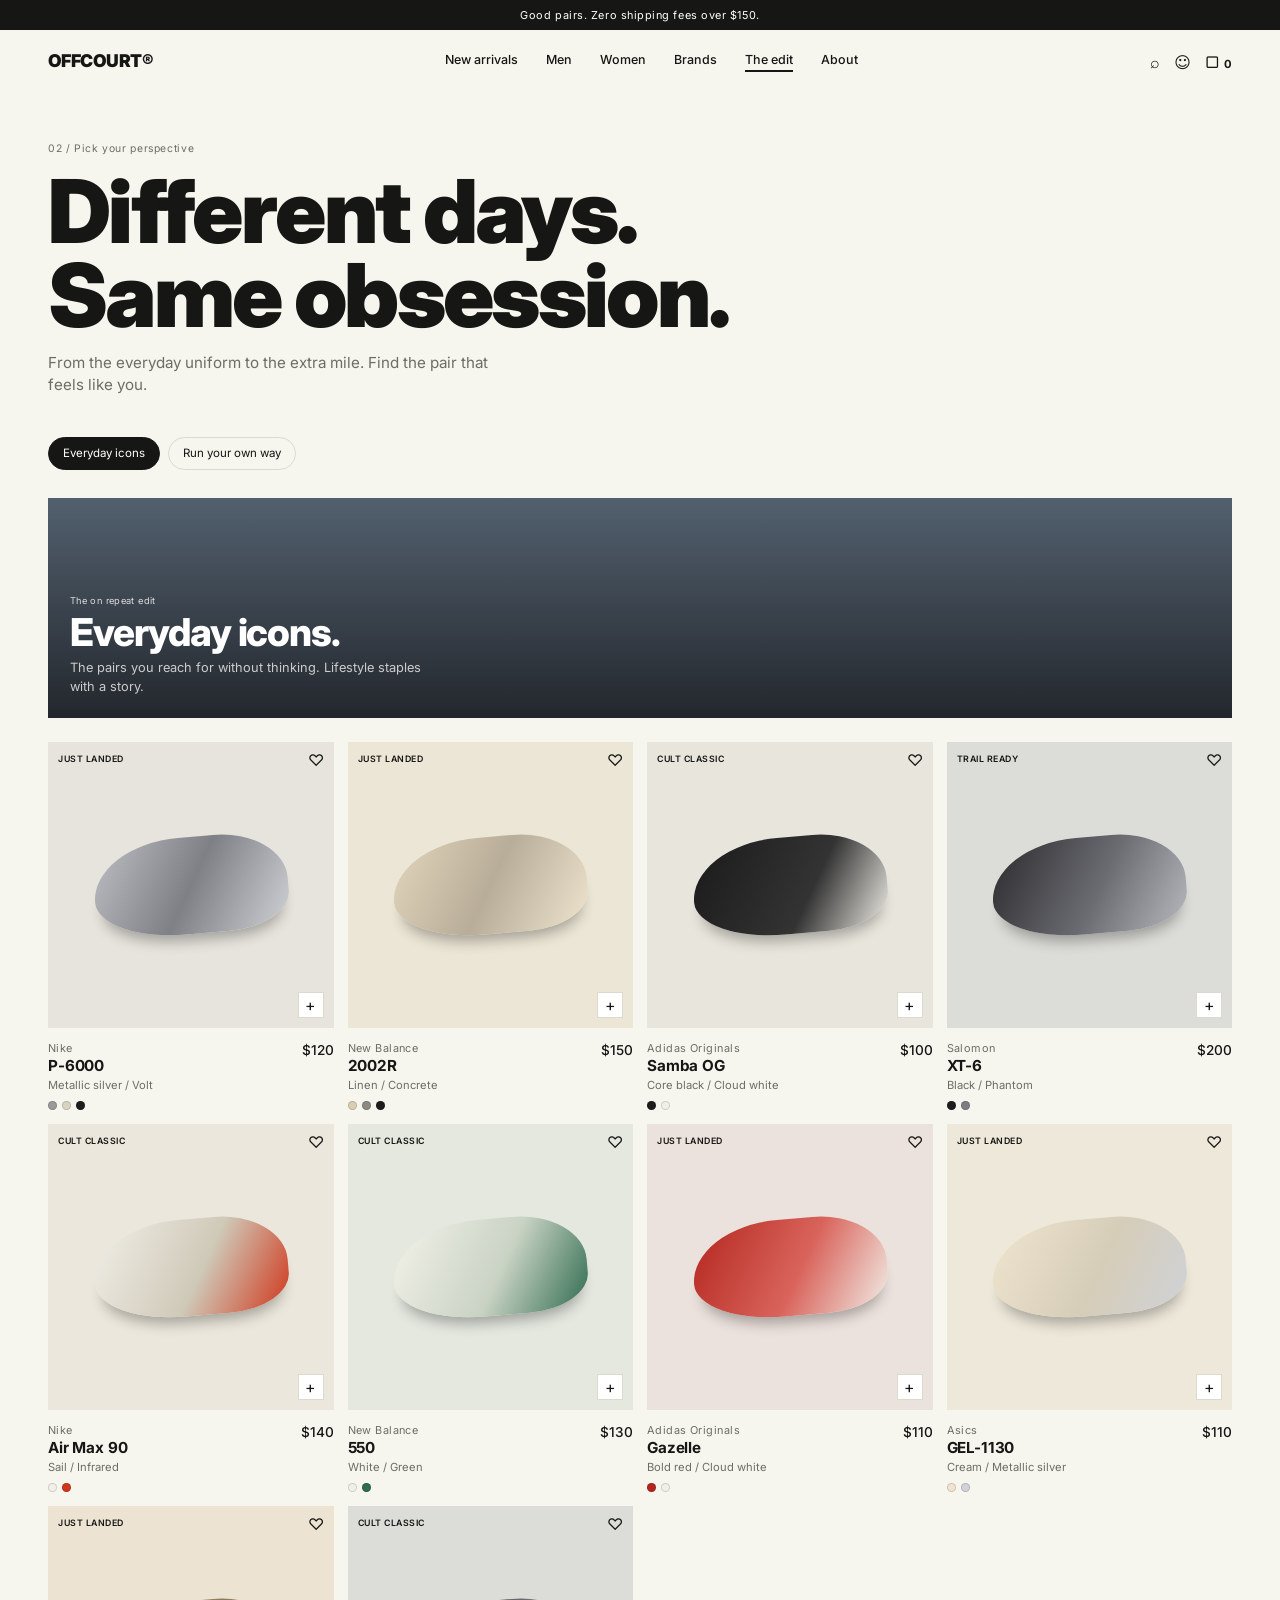
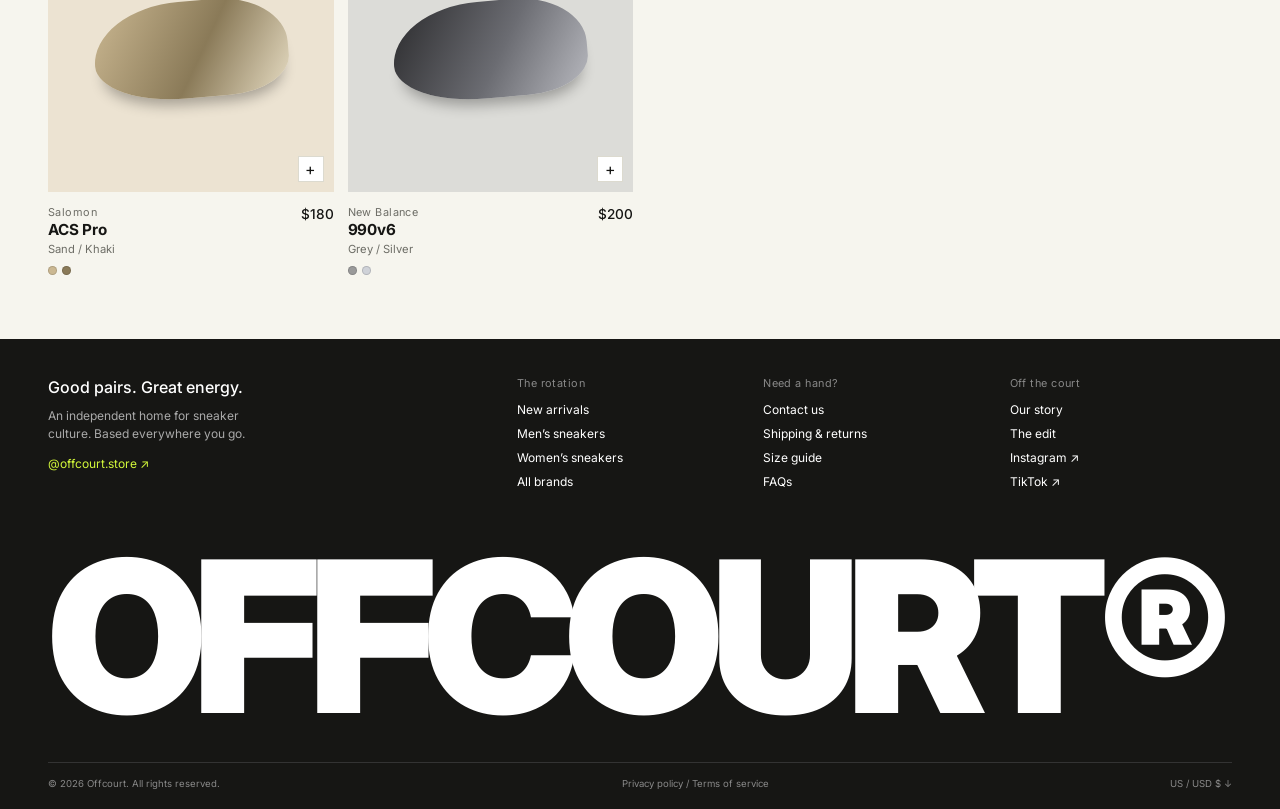
<file: pages/edit.html>
<!DOCTYPE html>
<html lang="en">
<head>
<meta charset="UTF-8">
<meta name="viewport" content="width=device-width, initial-scale=1">
<title>The edit — Offcourt®</title>
<link rel="preconnect" href="https://fonts.googleapis.com">
<link href="https://fonts.googleapis.com/css2?family=Inter:wght@400;500;600;800;900&display=swap" rel="stylesheet">
<link rel="stylesheet" href="../styles/main.css">
<link rel="stylesheet" href="../styles/edit.css">
</head>
<body>
<div class="topbar">Good pairs. Zero shipping fees over $150.</div>

<header class="header">
  <a class="header__logo" href="../index.html">OFFCOURT®</a>
  <nav class="header__menu" id="menu" aria-label="Main">
    <a class="header__link" href="new-arrivals.html">New arrivals</a>
    <a class="header__link" href="new-arrivals.html?g=men">Men</a>
    <a class="header__link" href="new-arrivals.html?g=women">Women</a>
    <a class="header__link" href="brands.html">Brands</a>
    <a class="header__link" href="edit.html" aria-current="page">The edit</a>
    <a class="header__link" href="about.html">About</a>
  </nav>
  <div class="header__actions">
    <button class="header__btn" id="search-toggle" aria-label="Search" aria-expanded="false">⌕</button>
    <a class="header__btn" href="contact.html" aria-label="Help and contact">☺</a>
    <a class="header__btn" href="cart.html" aria-label="Cart">▢ <span class="header__count" id="cart-count">0</span></a>
    <button class="header__btn header__btn--burger" id="burger" aria-label="Menu" aria-expanded="false">☰</button>
  </div>
  <form class="search" id="search" role="search" hidden>
    <input class="search__input" id="search-input" type="search" placeholder="Search sneakers or brands" aria-label="Search sneakers or brands">
    <button class="search__submit" aria-label="Search">→</button>
  </form>
</header>

<main>
  <section class="page-hero">
    <p class="page-hero__kicker">02 / Pick your perspective</p>
    <h1 class="page-hero__title">Different days.<br>Same obsession.</h1>
    <p class="page-hero__lead">From the everyday uniform to the extra mile. Find the pair that feels like you.</p>
  </section>
  <section class="edit" id="edit">
    <div class="edit__tabs" role="tablist">
      <button class="chip chip--active" role="tab" data-tab="everyday">Everyday icons</button>
      <button class="chip" role="tab" data-tab="running">Run your own way</button>
    </div>
    <div class="edit__panel edit__panel--active" id="everyday" data-panel="everyday">
      <div class="edit__banner edit__banner--everyday">
        <small class="edit__label">The on repeat edit</small>
        <h2 class="edit__title">Everyday icons.</h2>
        <p class="edit__text">The pairs you reach for without thinking. Lifestyle staples with a story.</p>
      </div>
      <div class="products__grid">
<article class="card" data-id="p6000" data-name="P-6000" data-brand="Nike" data-brand-slug="nike" data-price="120" data-thumb="silver" data-cat="lifestyle running" data-gender="men women">
  <div class="card__thumb card__thumb--silver">
    <span class="card__pill">Just landed</span>
    <button class="card__heart" aria-label="Save" aria-pressed="false">♡</button>
    <button class="card__add" aria-label="Add to cart">+</button>
  </div>
  <div class="card__meta">
    <div>
      <small class="card__brand">Nike</small>
      <h3 class="card__name">P-6000</h3>
      <p class="card__color">Metallic silver / Volt</p>
    </div>
    <span class="card__price">$120</span>
  </div>
  <div class="card__dots"><i class="card__dot" style="--dot:#9a9a9a"></i><i class="card__dot" style="--dot:#d9d3c2"></i><i class="card__dot" style="--dot:#1d1d1d"></i></div>
</article>
<article class="card" data-id="2002r" data-name="2002R" data-brand="New Balance" data-brand-slug="new-balance" data-price="150" data-thumb="linen" data-cat="lifestyle" data-gender="men women">
  <div class="card__thumb card__thumb--linen">
    <span class="card__pill">Just landed</span>
    <button class="card__heart" aria-label="Save" aria-pressed="false">♡</button>
    <button class="card__add" aria-label="Add to cart">+</button>
  </div>
  <div class="card__meta">
    <div>
      <small class="card__brand">New Balance</small>
      <h3 class="card__name">2002R</h3>
      <p class="card__color">Linen / Concrete</p>
    </div>
    <span class="card__price">$150</span>
  </div>
  <div class="card__dots"><i class="card__dot" style="--dot:#d9cdb4"></i><i class="card__dot" style="--dot:#8d8a85"></i><i class="card__dot" style="--dot:#1d1d1d"></i></div>
</article>
<article class="card" data-id="samba-og" data-name="Samba OG" data-brand="Adidas Originals" data-brand-slug="adidas" data-price="100" data-thumb="black" data-cat="lifestyle classics" data-gender="men women">
  <div class="card__thumb card__thumb--black">
    <span class="card__pill">Cult classic</span>
    <button class="card__heart" aria-label="Save" aria-pressed="false">♡</button>
    <button class="card__add" aria-label="Add to cart">+</button>
  </div>
  <div class="card__meta">
    <div>
      <small class="card__brand">Adidas Originals</small>
      <h3 class="card__name">Samba OG</h3>
      <p class="card__color">Core black / Cloud white</p>
    </div>
    <span class="card__price">$100</span>
  </div>
  <div class="card__dots"><i class="card__dot" style="--dot:#1d1d1d"></i><i class="card__dot" style="--dot:#f1efe8"></i></div>
</article>
<article class="card" data-id="xt-6" data-name="XT-6" data-brand="Salomon" data-brand-slug="salomon" data-price="200" data-thumb="graphite" data-cat="running lifestyle" data-gender="men women">
  <div class="card__thumb card__thumb--graphite">
    <span class="card__pill">Trail ready</span>
    <button class="card__heart" aria-label="Save" aria-pressed="false">♡</button>
    <button class="card__add" aria-label="Add to cart">+</button>
  </div>
  <div class="card__meta">
    <div>
      <small class="card__brand">Salomon</small>
      <h3 class="card__name">XT-6</h3>
      <p class="card__color">Black / Phantom</p>
    </div>
    <span class="card__price">$200</span>
  </div>
  <div class="card__dots"><i class="card__dot" style="--dot:#1d1d1d"></i><i class="card__dot" style="--dot:#7d7e84"></i></div>
</article>
<article class="card" data-id="air-max-90" data-name="Air Max 90" data-brand="Nike" data-brand-slug="nike" data-price="140" data-thumb="sail" data-cat="classics lifestyle" data-gender="men">
  <div class="card__thumb card__thumb--sail">
    <span class="card__pill">Cult classic</span>
    <button class="card__heart" aria-label="Save" aria-pressed="false">♡</button>
    <button class="card__add" aria-label="Add to cart">+</button>
  </div>
  <div class="card__meta">
    <div>
      <small class="card__brand">Nike</small>
      <h3 class="card__name">Air Max 90</h3>
      <p class="card__color">Sail / Infrared</p>
    </div>
    <span class="card__price">$140</span>
  </div>
  <div class="card__dots"><i class="card__dot" style="--dot:#f1efe8"></i><i class="card__dot" style="--dot:#d0361b"></i></div>
</article>
<article class="card" data-id="nb-550" data-name="550" data-brand="New Balance" data-brand-slug="new-balance" data-price="130" data-thumb="green" data-cat="classics lifestyle" data-gender="women">
  <div class="card__thumb card__thumb--green">
    <span class="card__pill">Cult classic</span>
    <button class="card__heart" aria-label="Save" aria-pressed="false">♡</button>
    <button class="card__add" aria-label="Add to cart">+</button>
  </div>
  <div class="card__meta">
    <div>
      <small class="card__brand">New Balance</small>
      <h3 class="card__name">550</h3>
      <p class="card__color">White / Green</p>
    </div>
    <span class="card__price">$130</span>
  </div>
  <div class="card__dots"><i class="card__dot" style="--dot:#f1efe8"></i><i class="card__dot" style="--dot:#2f6b4f"></i></div>
</article>
<article class="card" data-id="gazelle" data-name="Gazelle" data-brand="Adidas Originals" data-brand-slug="adidas" data-price="110" data-thumb="red" data-cat="classics lifestyle" data-gender="women">
  <div class="card__thumb card__thumb--red">
    <span class="card__pill">Just landed</span>
    <button class="card__heart" aria-label="Save" aria-pressed="false">♡</button>
    <button class="card__add" aria-label="Add to cart">+</button>
  </div>
  <div class="card__meta">
    <div>
      <small class="card__brand">Adidas Originals</small>
      <h3 class="card__name">Gazelle</h3>
      <p class="card__color">Bold red / Cloud white</p>
    </div>
    <span class="card__price">$110</span>
  </div>
  <div class="card__dots"><i class="card__dot" style="--dot:#b3261e"></i><i class="card__dot" style="--dot:#f1efe8"></i></div>
</article>
<article class="card" data-id="gel-1130" data-name="GEL-1130" data-brand="Asics" data-brand-slug="asics" data-price="110" data-thumb="cream" data-cat="running lifestyle" data-gender="women">
  <div class="card__thumb card__thumb--cream">
    <span class="card__pill">Just landed</span>
    <button class="card__heart" aria-label="Save" aria-pressed="false">♡</button>
    <button class="card__add" aria-label="Add to cart">+</button>
  </div>
  <div class="card__meta">
    <div>
      <small class="card__brand">Asics</small>
      <h3 class="card__name">GEL-1130</h3>
      <p class="card__color">Cream / Metallic silver</p>
    </div>
    <span class="card__price">$110</span>
  </div>
  <div class="card__dots"><i class="card__dot" style="--dot:#efe5cf"></i><i class="card__dot" style="--dot:#cfd2d8"></i></div>
</article>
<article class="card" data-id="acs-pro" data-name="ACS Pro" data-brand="Salomon" data-brand-slug="salomon" data-price="180" data-thumb="sand" data-cat="lifestyle running" data-gender="women">
  <div class="card__thumb card__thumb--sand">
    <span class="card__pill">Just landed</span>
    <button class="card__heart" aria-label="Save" aria-pressed="false">♡</button>
    <button class="card__add" aria-label="Add to cart">+</button>
  </div>
  <div class="card__meta">
    <div>
      <small class="card__brand">Salomon</small>
      <h3 class="card__name">ACS Pro</h3>
      <p class="card__color">Sand / Khaki</p>
    </div>
    <span class="card__price">$180</span>
  </div>
  <div class="card__dots"><i class="card__dot" style="--dot:#cbb892"></i><i class="card__dot" style="--dot:#8a7a58"></i></div>
</article>
<article class="card" data-id="990v6" data-name="990v6" data-brand="New Balance" data-brand-slug="new-balance" data-price="200" data-thumb="graphite" data-cat="classics lifestyle" data-gender="men women">
  <div class="card__thumb card__thumb--graphite">
    <span class="card__pill">Cult classic</span>
    <button class="card__heart" aria-label="Save" aria-pressed="false">♡</button>
    <button class="card__add" aria-label="Add to cart">+</button>
  </div>
  <div class="card__meta">
    <div>
      <small class="card__brand">New Balance</small>
      <h3 class="card__name">990v6</h3>
      <p class="card__color">Grey / Silver</p>
    </div>
    <span class="card__price">$200</span>
  </div>
  <div class="card__dots"><i class="card__dot" style="--dot:#9a9a9a"></i><i class="card__dot" style="--dot:#cfd2d8"></i></div>
</article>
      </div>
    </div>
    <div class="edit__panel" id="running" data-panel="running">
      <div class="edit__banner edit__banner--run">
        <small class="edit__label">Pace is personal</small>
        <h2 class="edit__title">Run your own way.</h2>
        <p class="edit__text">Cushion, support and a little attitude for every kind of mile.</p>
      </div>
      <div class="products__grid">
<article class="card" data-id="p6000" data-name="P-6000" data-brand="Nike" data-brand-slug="nike" data-price="120" data-thumb="silver" data-cat="lifestyle running" data-gender="men women">
  <div class="card__thumb card__thumb--silver">
    <span class="card__pill">Just landed</span>
    <button class="card__heart" aria-label="Save" aria-pressed="false">♡</button>
    <button class="card__add" aria-label="Add to cart">+</button>
  </div>
  <div class="card__meta">
    <div>
      <small class="card__brand">Nike</small>
      <h3 class="card__name">P-6000</h3>
      <p class="card__color">Metallic silver / Volt</p>
    </div>
    <span class="card__price">$120</span>
  </div>
  <div class="card__dots"><i class="card__dot" style="--dot:#9a9a9a"></i><i class="card__dot" style="--dot:#d9d3c2"></i><i class="card__dot" style="--dot:#1d1d1d"></i></div>
</article>
<article class="card" data-id="kayano-14" data-name="GEL-KAYANO 14" data-brand="Asics" data-brand-slug="asics" data-price="150" data-thumb="white" data-cat="running" data-gender="men women">
  <div class="card__thumb card__thumb--white">
    <span class="card__pill">Just landed</span>
    <button class="card__heart" aria-label="Save" aria-pressed="false">♡</button>
    <button class="card__add" aria-label="Add to cart">+</button>
  </div>
  <div class="card__meta">
    <div>
      <small class="card__brand">Asics</small>
      <h3 class="card__name">GEL-KAYANO 14</h3>
      <p class="card__color">White / Tuna blue</p>
    </div>
    <span class="card__price">$150</span>
  </div>
  <div class="card__dots"><i class="card__dot" style="--dot:#3f4fa8"></i><i class="card__dot" style="--dot:#cfd2d8"></i><i class="card__dot" style="--dot:#1d1d1d"></i></div>
</article>
<article class="card" data-id="xt-6" data-name="XT-6" data-brand="Salomon" data-brand-slug="salomon" data-price="200" data-thumb="graphite" data-cat="running lifestyle" data-gender="men women">
  <div class="card__thumb card__thumb--graphite">
    <span class="card__pill">Trail ready</span>
    <button class="card__heart" aria-label="Save" aria-pressed="false">♡</button>
    <button class="card__add" aria-label="Add to cart">+</button>
  </div>
  <div class="card__meta">
    <div>
      <small class="card__brand">Salomon</small>
      <h3 class="card__name">XT-6</h3>
      <p class="card__color">Black / Phantom</p>
    </div>
    <span class="card__price">$200</span>
  </div>
  <div class="card__dots"><i class="card__dot" style="--dot:#1d1d1d"></i><i class="card__dot" style="--dot:#7d7e84"></i></div>
</article>
<article class="card" data-id="gel-1130" data-name="GEL-1130" data-brand="Asics" data-brand-slug="asics" data-price="110" data-thumb="cream" data-cat="running lifestyle" data-gender="women">
  <div class="card__thumb card__thumb--cream">
    <span class="card__pill">Just landed</span>
    <button class="card__heart" aria-label="Save" aria-pressed="false">♡</button>
    <button class="card__add" aria-label="Add to cart">+</button>
  </div>
  <div class="card__meta">
    <div>
      <small class="card__brand">Asics</small>
      <h3 class="card__name">GEL-1130</h3>
      <p class="card__color">Cream / Metallic silver</p>
    </div>
    <span class="card__price">$110</span>
  </div>
  <div class="card__dots"><i class="card__dot" style="--dot:#efe5cf"></i><i class="card__dot" style="--dot:#cfd2d8"></i></div>
</article>
<article class="card" data-id="vomero-18" data-name="Vomero 18" data-brand="Nike" data-brand-slug="nike" data-price="160" data-thumb="ice" data-cat="running" data-gender="men women">
  <div class="card__thumb card__thumb--ice">
    <span class="card__pill">Just landed</span>
    <button class="card__heart" aria-label="Save" aria-pressed="false">♡</button>
    <button class="card__add" aria-label="Add to cart">+</button>
  </div>
  <div class="card__meta">
    <div>
      <small class="card__brand">Nike</small>
      <h3 class="card__name">Vomero 18</h3>
      <p class="card__color">Ice / Deep blue</p>
    </div>
    <span class="card__price">$160</span>
  </div>
  <div class="card__dots"><i class="card__dot" style="--dot:#9fb4cc"></i><i class="card__dot" style="--dot:#3b5f8c"></i></div>
</article>
<article class="card" data-id="acs-pro" data-name="ACS Pro" data-brand="Salomon" data-brand-slug="salomon" data-price="180" data-thumb="sand" data-cat="lifestyle running" data-gender="women">
  <div class="card__thumb card__thumb--sand">
    <span class="card__pill">Just landed</span>
    <button class="card__heart" aria-label="Save" aria-pressed="false">♡</button>
    <button class="card__add" aria-label="Add to cart">+</button>
  </div>
  <div class="card__meta">
    <div>
      <small class="card__brand">Salomon</small>
      <h3 class="card__name">ACS Pro</h3>
      <p class="card__color">Sand / Khaki</p>
    </div>
    <span class="card__price">$180</span>
  </div>
  <div class="card__dots"><i class="card__dot" style="--dot:#cbb892"></i><i class="card__dot" style="--dot:#8a7a58"></i></div>
</article>
      </div>
    </div>
  </section>

</main>

<footer class="footer">
  <div class="footer__cols">
    <div class="footer__col footer__col--about">
      <h5 class="footer__heading">Good pairs. Great energy.</h5>
      <p class="footer__text">An independent home for sneaker culture. Based everywhere you go.</p>
      <a class="footer__link footer__link--accent" href="https://www.instagram.com/" target="_blank" rel="noopener">@offcourt.store ↗</a>
    </div>
    <div class="footer__col">
      <small class="footer__label">The rotation</small>
      <a class="footer__link" href="new-arrivals.html">New arrivals</a><a class="footer__link" href="new-arrivals.html?g=men">Men’s sneakers</a><a class="footer__link" href="new-arrivals.html?g=women">Women’s sneakers</a><a class="footer__link" href="brands.html">All brands</a>
    </div>
    <div class="footer__col">
      <small class="footer__label">Need a hand?</small>
      <a class="footer__link" href="contact.html#contact-form">Contact us</a><a class="footer__link" href="contact.html#faq">Shipping &amp; returns</a><a class="footer__link" href="contact.html#size">Size guide</a><a class="footer__link" href="contact.html#faq">FAQs</a>
    </div>
    <div class="footer__col">
      <small class="footer__label">Off the court</small>
      <a class="footer__link" href="about.html">Our story</a><a class="footer__link" href="edit.html">The edit</a><a class="footer__link" href="https://www.instagram.com/" target="_blank" rel="noopener">Instagram ↗</a><a class="footer__link" href="https://www.tiktok.com/" target="_blank" rel="noopener">TikTok ↗</a>
    </div>
  </div>
  <div class="footer__mega">OFFCOURT®</div>
  <div class="footer__legal"><span>© 2026 Offcourt. All rights reserved.</span><span>Privacy policy / Terms of service</span><span>US / USD $ ↓</span></div>
</footer>
<script src="../js/edit.js"></script>
</body>
</html>
</file>
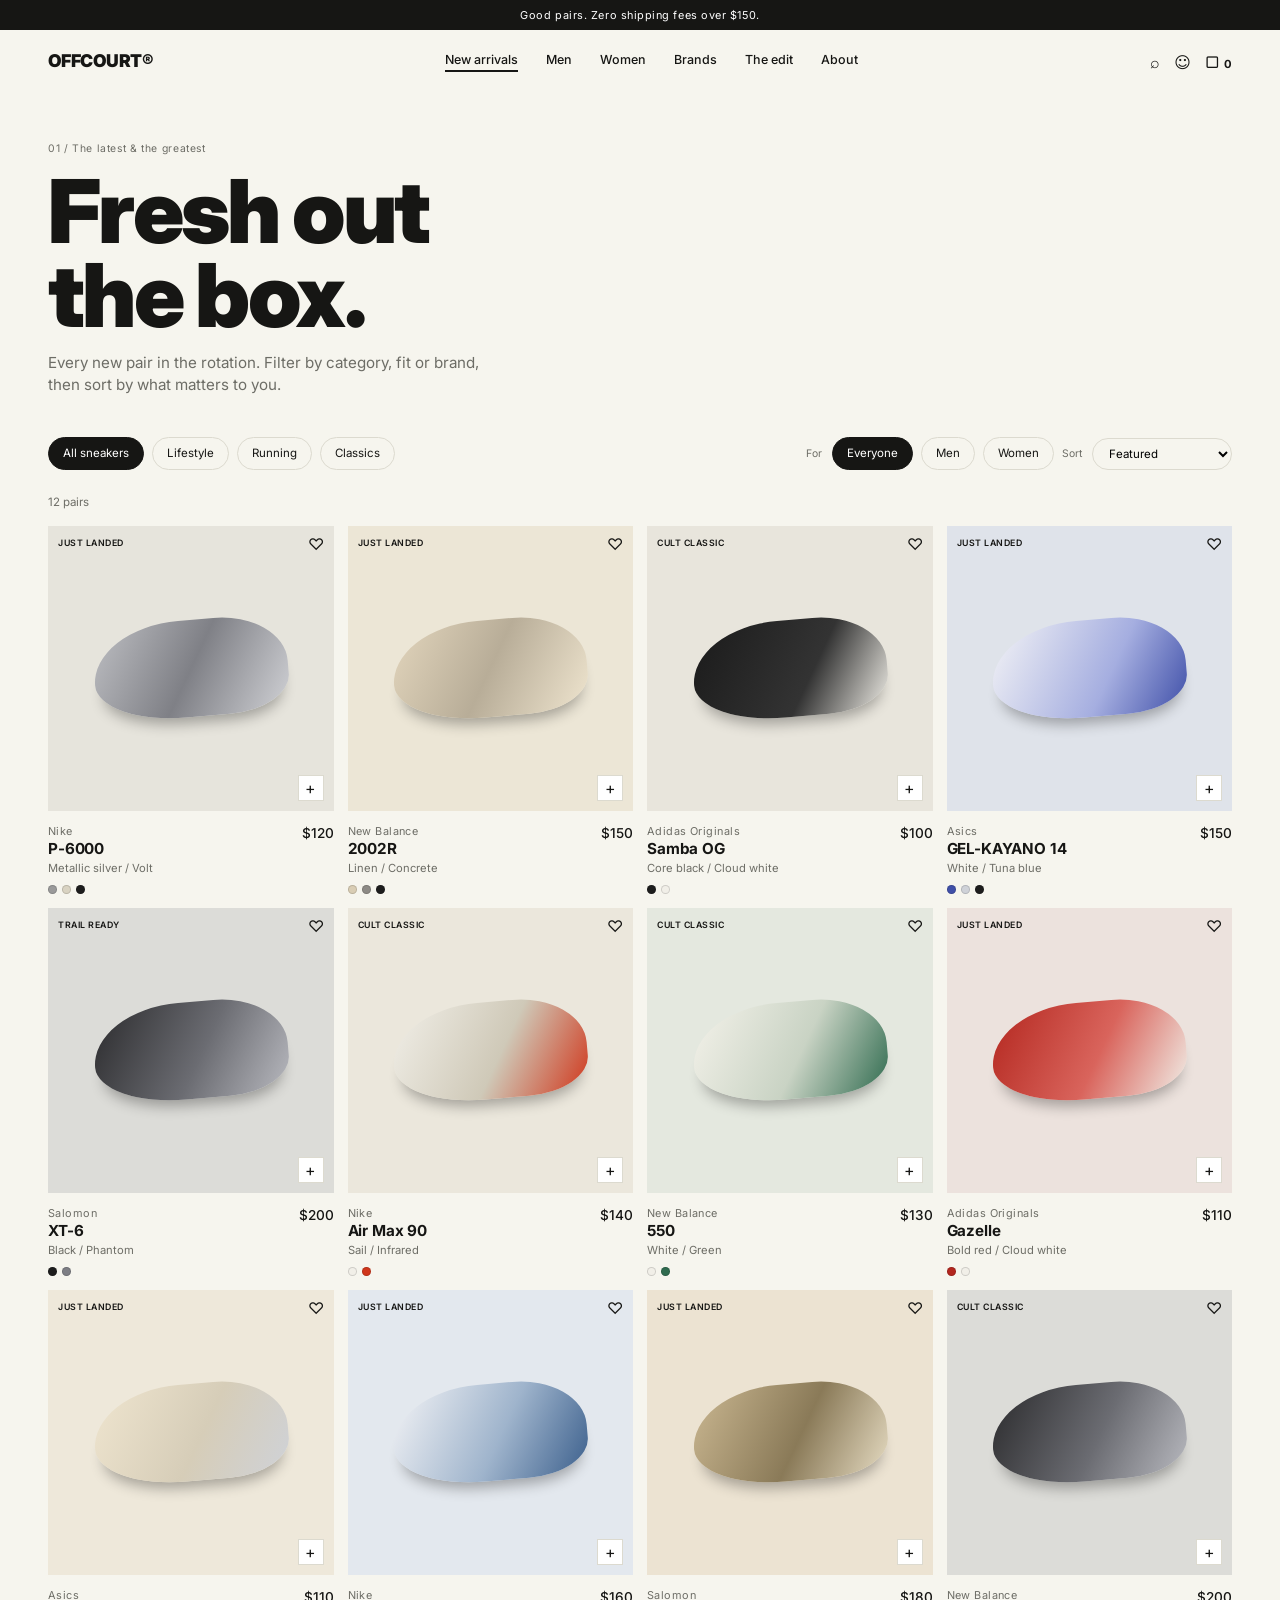
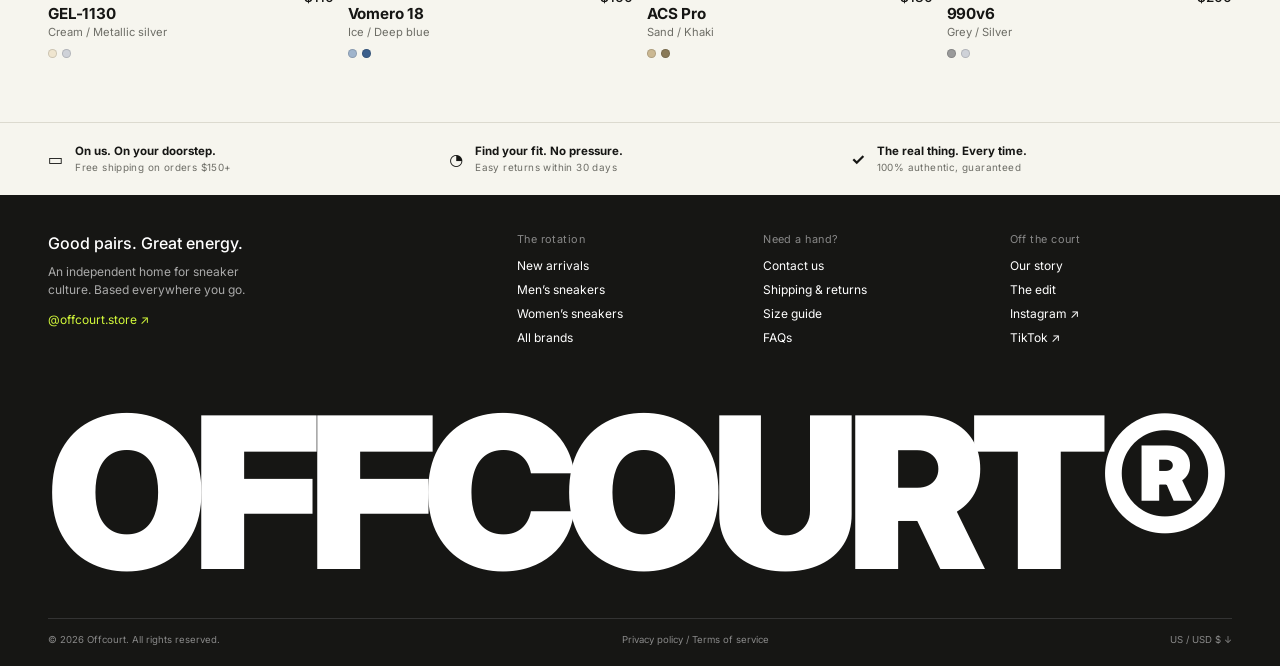
<file: pages/new-arrivals.html>
<!DOCTYPE html>
<html lang="en">
<head>
<meta charset="UTF-8">
<meta name="viewport" content="width=device-width, initial-scale=1">
<title>New arrivals — Offcourt®</title>
<link rel="preconnect" href="https://fonts.googleapis.com">
<link href="https://fonts.googleapis.com/css2?family=Inter:wght@400;500;600;800;900&display=swap" rel="stylesheet">
<link rel="stylesheet" href="../styles/main.css">
<link rel="stylesheet" href="../styles/new-arrivals.css">
</head>
<body>
<div class="topbar">Good pairs. Zero shipping fees over $150.</div>

<header class="header">
  <a class="header__logo" href="../index.html">OFFCOURT®</a>
  <nav class="header__menu" id="menu" aria-label="Main">
    <a class="header__link" href="new-arrivals.html" aria-current="page">New arrivals</a>
    <a class="header__link" href="new-arrivals.html?g=men">Men</a>
    <a class="header__link" href="new-arrivals.html?g=women">Women</a>
    <a class="header__link" href="brands.html">Brands</a>
    <a class="header__link" href="edit.html">The edit</a>
    <a class="header__link" href="about.html">About</a>
  </nav>
  <div class="header__actions">
    <button class="header__btn" id="search-toggle" aria-label="Search" aria-expanded="false">⌕</button>
    <a class="header__btn" href="contact.html" aria-label="Help and contact">☺</a>
    <a class="header__btn" href="cart.html" aria-label="Cart">▢ <span class="header__count" id="cart-count">0</span></a>
    <button class="header__btn header__btn--burger" id="burger" aria-label="Menu" aria-expanded="false">☰</button>
  </div>
  <form class="search" id="search" role="search" hidden>
    <input class="search__input" id="search-input" type="search" placeholder="Search sneakers or brands" aria-label="Search sneakers or brands">
    <button class="search__submit" aria-label="Search">→</button>
  </form>
</header>

<main>
  <section class="page-hero">
    <p class="page-hero__kicker">01 / The latest &amp; the greatest</p>
    <h1 class="page-hero__title">Fresh out<br>the box.</h1>
    <p class="page-hero__lead">Every new pair in the rotation. Filter by category, fit or brand, then sort by what matters to you.</p>
  </section>
  <section class="products products--page">
    <div class="toolbar">
      <div class="toolbar__group" role="group" aria-label="Category">
        <button class="chip chip--active" data-filter="all">All sneakers</button>
        <button class="chip" data-filter="lifestyle">Lifestyle</button>
        <button class="chip" data-filter="running">Running</button>
        <button class="chip" data-filter="classics">Classics</button>
      </div>
      <div class="toolbar__group">
        <span class="toolbar__label">For</span>
        <button class="chip chip--active" data-gender="all">Everyone</button>
        <button class="chip" data-gender="men">Men</button>
        <button class="chip" data-gender="women">Women</button>
        <label class="toolbar__label" for="sort">Sort</label>
        <select class="sort" id="sort">
          <option value="featured">Featured</option>
          <option value="price-asc">Price: low to high</option>
          <option value="price-desc">Price: high to low</option>
          <option value="name">Name A–Z</option>
        </select>
      </div>
    </div>
    <p class="note" id="note"><span id="note-text"></span><a href="new-arrivals.html" id="note-clear">Clear</a></p>
    <p class="results" id="count" role="status"></p>
    <div class="products__grid">
<article class="card" data-id="p6000" data-name="P-6000" data-brand="Nike" data-brand-slug="nike" data-price="120" data-thumb="silver" data-cat="lifestyle running" data-gender="men women">
  <div class="card__thumb card__thumb--silver">
    <span class="card__pill">Just landed</span>
    <button class="card__heart" aria-label="Save" aria-pressed="false">♡</button>
    <button class="card__add" aria-label="Add to cart">+</button>
  </div>
  <div class="card__meta">
    <div>
      <small class="card__brand">Nike</small>
      <h3 class="card__name">P-6000</h3>
      <p class="card__color">Metallic silver / Volt</p>
    </div>
    <span class="card__price">$120</span>
  </div>
  <div class="card__dots"><i class="card__dot" style="--dot:#9a9a9a"></i><i class="card__dot" style="--dot:#d9d3c2"></i><i class="card__dot" style="--dot:#1d1d1d"></i></div>
</article>
<article class="card" data-id="2002r" data-name="2002R" data-brand="New Balance" data-brand-slug="new-balance" data-price="150" data-thumb="linen" data-cat="lifestyle" data-gender="men women">
  <div class="card__thumb card__thumb--linen">
    <span class="card__pill">Just landed</span>
    <button class="card__heart" aria-label="Save" aria-pressed="false">♡</button>
    <button class="card__add" aria-label="Add to cart">+</button>
  </div>
  <div class="card__meta">
    <div>
      <small class="card__brand">New Balance</small>
      <h3 class="card__name">2002R</h3>
      <p class="card__color">Linen / Concrete</p>
    </div>
    <span class="card__price">$150</span>
  </div>
  <div class="card__dots"><i class="card__dot" style="--dot:#d9cdb4"></i><i class="card__dot" style="--dot:#8d8a85"></i><i class="card__dot" style="--dot:#1d1d1d"></i></div>
</article>
<article class="card" data-id="samba-og" data-name="Samba OG" data-brand="Adidas Originals" data-brand-slug="adidas" data-price="100" data-thumb="black" data-cat="lifestyle classics" data-gender="men women">
  <div class="card__thumb card__thumb--black">
    <span class="card__pill">Cult classic</span>
    <button class="card__heart" aria-label="Save" aria-pressed="false">♡</button>
    <button class="card__add" aria-label="Add to cart">+</button>
  </div>
  <div class="card__meta">
    <div>
      <small class="card__brand">Adidas Originals</small>
      <h3 class="card__name">Samba OG</h3>
      <p class="card__color">Core black / Cloud white</p>
    </div>
    <span class="card__price">$100</span>
  </div>
  <div class="card__dots"><i class="card__dot" style="--dot:#1d1d1d"></i><i class="card__dot" style="--dot:#f1efe8"></i></div>
</article>
<article class="card" data-id="kayano-14" data-name="GEL-KAYANO 14" data-brand="Asics" data-brand-slug="asics" data-price="150" data-thumb="white" data-cat="running" data-gender="men women">
  <div class="card__thumb card__thumb--white">
    <span class="card__pill">Just landed</span>
    <button class="card__heart" aria-label="Save" aria-pressed="false">♡</button>
    <button class="card__add" aria-label="Add to cart">+</button>
  </div>
  <div class="card__meta">
    <div>
      <small class="card__brand">Asics</small>
      <h3 class="card__name">GEL-KAYANO 14</h3>
      <p class="card__color">White / Tuna blue</p>
    </div>
    <span class="card__price">$150</span>
  </div>
  <div class="card__dots"><i class="card__dot" style="--dot:#3f4fa8"></i><i class="card__dot" style="--dot:#cfd2d8"></i><i class="card__dot" style="--dot:#1d1d1d"></i></div>
</article>
<article class="card" data-id="xt-6" data-name="XT-6" data-brand="Salomon" data-brand-slug="salomon" data-price="200" data-thumb="graphite" data-cat="running lifestyle" data-gender="men women">
  <div class="card__thumb card__thumb--graphite">
    <span class="card__pill">Trail ready</span>
    <button class="card__heart" aria-label="Save" aria-pressed="false">♡</button>
    <button class="card__add" aria-label="Add to cart">+</button>
  </div>
  <div class="card__meta">
    <div>
      <small class="card__brand">Salomon</small>
      <h3 class="card__name">XT-6</h3>
      <p class="card__color">Black / Phantom</p>
    </div>
    <span class="card__price">$200</span>
  </div>
  <div class="card__dots"><i class="card__dot" style="--dot:#1d1d1d"></i><i class="card__dot" style="--dot:#7d7e84"></i></div>
</article>
<article class="card" data-id="air-max-90" data-name="Air Max 90" data-brand="Nike" data-brand-slug="nike" data-price="140" data-thumb="sail" data-cat="classics lifestyle" data-gender="men">
  <div class="card__thumb card__thumb--sail">
    <span class="card__pill">Cult classic</span>
    <button class="card__heart" aria-label="Save" aria-pressed="false">♡</button>
    <button class="card__add" aria-label="Add to cart">+</button>
  </div>
  <div class="card__meta">
    <div>
      <small class="card__brand">Nike</small>
      <h3 class="card__name">Air Max 90</h3>
      <p class="card__color">Sail / Infrared</p>
    </div>
    <span class="card__price">$140</span>
  </div>
  <div class="card__dots"><i class="card__dot" style="--dot:#f1efe8"></i><i class="card__dot" style="--dot:#d0361b"></i></div>
</article>
<article class="card" data-id="nb-550" data-name="550" data-brand="New Balance" data-brand-slug="new-balance" data-price="130" data-thumb="green" data-cat="classics lifestyle" data-gender="women">
  <div class="card__thumb card__thumb--green">
    <span class="card__pill">Cult classic</span>
    <button class="card__heart" aria-label="Save" aria-pressed="false">♡</button>
    <button class="card__add" aria-label="Add to cart">+</button>
  </div>
  <div class="card__meta">
    <div>
      <small class="card__brand">New Balance</small>
      <h3 class="card__name">550</h3>
      <p class="card__color">White / Green</p>
    </div>
    <span class="card__price">$130</span>
  </div>
  <div class="card__dots"><i class="card__dot" style="--dot:#f1efe8"></i><i class="card__dot" style="--dot:#2f6b4f"></i></div>
</article>
<article class="card" data-id="gazelle" data-name="Gazelle" data-brand="Adidas Originals" data-brand-slug="adidas" data-price="110" data-thumb="red" data-cat="classics lifestyle" data-gender="women">
  <div class="card__thumb card__thumb--red">
    <span class="card__pill">Just landed</span>
    <button class="card__heart" aria-label="Save" aria-pressed="false">♡</button>
    <button class="card__add" aria-label="Add to cart">+</button>
  </div>
  <div class="card__meta">
    <div>
      <small class="card__brand">Adidas Originals</small>
      <h3 class="card__name">Gazelle</h3>
      <p class="card__color">Bold red / Cloud white</p>
    </div>
    <span class="card__price">$110</span>
  </div>
  <div class="card__dots"><i class="card__dot" style="--dot:#b3261e"></i><i class="card__dot" style="--dot:#f1efe8"></i></div>
</article>
<article class="card" data-id="gel-1130" data-name="GEL-1130" data-brand="Asics" data-brand-slug="asics" data-price="110" data-thumb="cream" data-cat="running lifestyle" data-gender="women">
  <div class="card__thumb card__thumb--cream">
    <span class="card__pill">Just landed</span>
    <button class="card__heart" aria-label="Save" aria-pressed="false">♡</button>
    <button class="card__add" aria-label="Add to cart">+</button>
  </div>
  <div class="card__meta">
    <div>
      <small class="card__brand">Asics</small>
      <h3 class="card__name">GEL-1130</h3>
      <p class="card__color">Cream / Metallic silver</p>
    </div>
    <span class="card__price">$110</span>
  </div>
  <div class="card__dots"><i class="card__dot" style="--dot:#efe5cf"></i><i class="card__dot" style="--dot:#cfd2d8"></i></div>
</article>
<article class="card" data-id="vomero-18" data-name="Vomero 18" data-brand="Nike" data-brand-slug="nike" data-price="160" data-thumb="ice" data-cat="running" data-gender="men women">
  <div class="card__thumb card__thumb--ice">
    <span class="card__pill">Just landed</span>
    <button class="card__heart" aria-label="Save" aria-pressed="false">♡</button>
    <button class="card__add" aria-label="Add to cart">+</button>
  </div>
  <div class="card__meta">
    <div>
      <small class="card__brand">Nike</small>
      <h3 class="card__name">Vomero 18</h3>
      <p class="card__color">Ice / Deep blue</p>
    </div>
    <span class="card__price">$160</span>
  </div>
  <div class="card__dots"><i class="card__dot" style="--dot:#9fb4cc"></i><i class="card__dot" style="--dot:#3b5f8c"></i></div>
</article>
<article class="card" data-id="acs-pro" data-name="ACS Pro" data-brand="Salomon" data-brand-slug="salomon" data-price="180" data-thumb="sand" data-cat="lifestyle running" data-gender="women">
  <div class="card__thumb card__thumb--sand">
    <span class="card__pill">Just landed</span>
    <button class="card__heart" aria-label="Save" aria-pressed="false">♡</button>
    <button class="card__add" aria-label="Add to cart">+</button>
  </div>
  <div class="card__meta">
    <div>
      <small class="card__brand">Salomon</small>
      <h3 class="card__name">ACS Pro</h3>
      <p class="card__color">Sand / Khaki</p>
    </div>
    <span class="card__price">$180</span>
  </div>
  <div class="card__dots"><i class="card__dot" style="--dot:#cbb892"></i><i class="card__dot" style="--dot:#8a7a58"></i></div>
</article>
<article class="card" data-id="990v6" data-name="990v6" data-brand="New Balance" data-brand-slug="new-balance" data-price="200" data-thumb="graphite" data-cat="classics lifestyle" data-gender="men women">
  <div class="card__thumb card__thumb--graphite">
    <span class="card__pill">Cult classic</span>
    <button class="card__heart" aria-label="Save" aria-pressed="false">♡</button>
    <button class="card__add" aria-label="Add to cart">+</button>
  </div>
  <div class="card__meta">
    <div>
      <small class="card__brand">New Balance</small>
      <h3 class="card__name">990v6</h3>
      <p class="card__color">Grey / Silver</p>
    </div>
    <span class="card__price">$200</span>
  </div>
  <div class="card__dots"><i class="card__dot" style="--dot:#9a9a9a"></i><i class="card__dot" style="--dot:#cfd2d8"></i></div>
</article>
    </div>
    <div class="empty" id="empty">
      <p>No pairs match those filters. Yet.</p>
      <button class="btn btn--dark" id="reset">Reset filters</button>
    </div>
  </section>
  <section class="perks">
    <div class="perks__item"><b class="perks__icon">▭</b><p><strong class="perks__title">On us. On your doorstep.</strong><small class="perks__text">Free shipping on orders $150+</small></p></div>
    <div class="perks__item"><b class="perks__icon">◔</b><p><strong class="perks__title">Find your fit. No pressure.</strong><small class="perks__text">Easy returns within 30 days</small></p></div>
    <div class="perks__item"><b class="perks__icon">✓</b><p><strong class="perks__title">The real thing. Every time.</strong><small class="perks__text">100% authentic, guaranteed</small></p></div>
  </section>
</main>

<footer class="footer">
  <div class="footer__cols">
    <div class="footer__col footer__col--about">
      <h5 class="footer__heading">Good pairs. Great energy.</h5>
      <p class="footer__text">An independent home for sneaker culture. Based everywhere you go.</p>
      <a class="footer__link footer__link--accent" href="https://www.instagram.com/" target="_blank" rel="noopener">@offcourt.store ↗</a>
    </div>
    <div class="footer__col">
      <small class="footer__label">The rotation</small>
      <a class="footer__link" href="new-arrivals.html">New arrivals</a><a class="footer__link" href="new-arrivals.html?g=men">Men’s sneakers</a><a class="footer__link" href="new-arrivals.html?g=women">Women’s sneakers</a><a class="footer__link" href="brands.html">All brands</a>
    </div>
    <div class="footer__col">
      <small class="footer__label">Need a hand?</small>
      <a class="footer__link" href="contact.html#contact-form">Contact us</a><a class="footer__link" href="contact.html#faq">Shipping &amp; returns</a><a class="footer__link" href="contact.html#size">Size guide</a><a class="footer__link" href="contact.html#faq">FAQs</a>
    </div>
    <div class="footer__col">
      <small class="footer__label">Off the court</small>
      <a class="footer__link" href="about.html">Our story</a><a class="footer__link" href="edit.html">The edit</a><a class="footer__link" href="https://www.instagram.com/" target="_blank" rel="noopener">Instagram ↗</a><a class="footer__link" href="https://www.tiktok.com/" target="_blank" rel="noopener">TikTok ↗</a>
    </div>
  </div>
  <div class="footer__mega">OFFCOURT®</div>
  <div class="footer__legal"><span>© 2026 Offcourt. All rights reserved.</span><span>Privacy policy / Terms of service</span><span>US / USD $ ↓</span></div>
</footer>
<script src="../js/new-arrivals.js"></script>
</body>
</html>
</file>
<file: styles/main.css>
/* ===== main.css: importa los módulos compartidos (el orden importa) ===== */
@import url("variables.css");
@import url("base.css");
@import url("components.css");
@import url("header.css");
@import url("footer.css");
@import url("section.css");
@import url("form.css");
@import url("responsive.css");
</file>
<file: styles/index.css>
/* ===== index ===== */

/* ===== hero ===== */
.hero{display:grid;grid-template-columns:1fr 1.1fr;gap:var(--pad);align-items:center;padding-block:40px}
.hero__kicker{font-size:.65rem;letter-spacing:.06em;color:var(--mute)}
.hero__kicker--small{margin-top:70px}
.hero__title{font-size:clamp(3.2rem,9vw,7.5rem);font-weight:900;margin:22px 0}
.hero__lead{max-width:34ch;color:var(--mute);font-size:.95rem;margin-bottom:26px}
.hero__media{position:relative;aspect-ratio:1.05;background:linear-gradient(#cfcbc2,#b9b4a9 70%,#a8a396);overflow:hidden}
.hero__tag{position:absolute;top:16px;left:16px;font-size:.62rem;letter-spacing:.06em;z-index:2}
.hero__badge{position:absolute;top:14px;right:14px;background:var(--lime);width:30px;height:30px;display:grid;place-items:center;font-size:.8rem;z-index:2}
.hero__shoe{position:absolute;inset:22% 12% 24% 12%;background:linear-gradient(120deg,#e9e9ec,#9b9ca2 45%,#d7d8dc 70%,#7d7e84);border-radius:55% 40% 30% 50%/60% 55% 40% 45%;box-shadow:0 40px 40px -20px rgba(0,0,0,.35);transform:rotate(-6deg);animation:float 5s ease-in-out infinite}
@keyframes float{50%{transform:rotate(-6deg) translateY(-10px)}}
.hero__caption{position:absolute;left:16px;bottom:14px;right:16px;display:grid;grid-template-columns:1fr auto;z-index:2}
.hero__caption-label{grid-column:1/-1;color:var(--ink);font-size:.6rem}
.hero__caption-title{font-weight:600}
.hero__caption-count{font-size:.65rem}

/* ===== brands ===== */
.brands{display:flex;align-items:center;justify-content:space-between;gap:20px;padding-block:22px;border-block:1px solid var(--line);overflow-x:auto}
.brands__label{max-width:10ch;flex:none}
.brands__item{font-weight:800;font-size:1.15rem;letter-spacing:-.03em;white-space:nowrap}
.brands__item--nb{font-weight:600}
.brands__item--adidas{font-weight:700}
.brands__item--asics{font-style:italic}

/* ===== perspective + tile ===== */
.perspective{background:var(--ink);color:#fff;padding-block:48px 56px}
.perspective__tiles{display:grid;grid-template-columns:1.5fr 1fr;gap:14px;margin-top:28px;align-items:end}
.tile{position:relative;display:flex;flex-direction:column;justify-content:flex-end;padding:20px;min-height:340px;overflow:hidden}
.tile--everyday{background:linear-gradient(180deg,#52606e,#23272d)}
.tile--run{min-height:260px;background:linear-gradient(180deg,#2a2d33,#0f1012)}
.tile__label{color:#ddd;font-size:.58rem}
.tile__title{font-size:1.3rem;font-weight:700;margin:4px 0 14px}
.tile__cta{font-size:.7rem}
.tile__arrow{position:absolute;right:16px;bottom:16px;width:30px;height:30px;border-radius:50%;background:var(--lime);color:var(--ink);display:grid;place-items:center;font-size:.8rem;transition:transform .25s}
.tile:hover .tile__arrow{transform:rotate(45deg)}

@media (max-width:900px){
  .hero,.perspective__tiles{grid-template-columns:1fr}
  .hero__kicker--small{margin-top:30px}
}
</file>
<file: styles/about.css>
/* ===== about ===== */
/* ===== values (about) ===== */
.values{display:grid;grid-template-columns:repeat(3,1fr);gap:14px;padding-block:8px 56px}
.value{border:1px solid var(--line);padding:22px;min-height:200px;display:flex;flex-direction:column;justify-content:space-between}
.value__num{font-size:.65rem;color:var(--mute)}
.value__title{font-size:1.3rem;font-weight:800;margin-bottom:6px}
.value__text{font-size:.8rem;color:var(--mute)}
.reviews__slide{display:none}
.reviews__slide--active{display:block}
.reviews__nav{display:flex;align-items:center;gap:10px;margin-top:22px}
.reviews__arrow{width:32px;height:32px;border:1px solid var(--ink);transition:.2s}
.reviews__arrow:hover{background:var(--ink);color:#fff}
.reviews__pos{font-size:.68rem;color:var(--mute)}
.cta{background:var(--lime);padding-block:40px;display:flex;justify-content:space-between;align-items:center;gap:20px;flex-wrap:wrap}
.cta__title{font-size:clamp(1.6rem,3.4vw,2.4rem);font-weight:900}

@media (max-width:900px){
  .values{grid-template-columns:1fr}
}
</file>
<file: styles/brands.css>
/* ===== brands ===== */
/* ===== brand-grid ===== */
.brands-page{padding-block:24px 64px}
.brand-grid{display:grid;grid-template-columns:repeat(3,1fr);gap:14px}
.brand{display:flex;flex-direction:column;justify-content:space-between;gap:40px;min-height:260px;padding:22px;border:1px solid var(--line);transition:background .25s,color .25s}
.brand:hover{background:var(--ink);color:#fff}
.brand:hover .brand__desc,.brand:hover .brand__count{color:#bbb}
.brand--hidden{display:none}
.brand__name{font-size:clamp(1.8rem,3.4vw,2.6rem);font-weight:900;letter-spacing:-.04em}
.brand__desc{font-size:.78rem;color:var(--mute);max-width:32ch;margin-top:10px}
.brand__foot{display:flex;justify-content:space-between;align-items:center}
.brand__count{font-size:.7rem;color:var(--mute)}
.brand__arrow{width:30px;height:30px;border-radius:50%;background:var(--lime);color:var(--ink);display:grid;place-items:center;font-size:.8rem;transition:transform .25s}
.brand:hover .brand__arrow{transform:rotate(45deg)}

@media (max-width:900px){
  .brand-grid{grid-template-columns:repeat(2,1fr)}
}
</file>
<file: styles/cart.css>
/* ===== cart ===== */
/* ===== cart ===== */
.cart{display:grid;grid-template-columns:1.6fr 1fr;gap:var(--pad);padding-block:16px 72px;align-items:start}
.cart__list{border-top:1px solid var(--line)}
.cart__empty{padding:56px 0;text-align:center}
.cart__empty h2{font-size:1.6rem;font-weight:800;margin-bottom:10px}
.cart__empty p{font-size:.85rem;color:var(--mute);margin-bottom:20px}
.cart-item{display:grid;grid-template-columns:96px 1fr auto auto;gap:18px;align-items:center;padding:16px 0;border-bottom:1px solid var(--line)}
.cart-item .card__thumb{width:96px}
.cart-item__brand{font-size:.65rem;color:var(--mute)}
.cart-item__name{font-size:.95rem;letter-spacing:-.01em;margin:2px 0 6px}
.cart-item__remove{font-size:.7rem;text-decoration:underline;color:var(--mute)}
.qty{display:inline-flex;align-items:center;border:1px solid var(--line)}
.qty__btn{width:30px;height:30px;font-size:1rem}
.qty__btn:hover{background:var(--ink);color:#fff}
.qty__num{min-width:30px;text-align:center;font-size:.8rem;font-weight:600}
.cart-item__price{font-size:.9rem;font-weight:600;min-width:64px;text-align:right}
.summary{background:var(--ink);color:#fff;padding:24px;position:sticky;top:90px}
.summary[hidden]{display:none}
.summary__title{font-size:1.2rem;font-weight:800;margin-bottom:16px}
.summary__row{display:flex;justify-content:space-between;font-size:.82rem;padding:6px 0}
.summary__row--total{border-top:1px solid #444;margin-top:8px;padding-top:14px;font-size:1rem;font-weight:700}
.summary__row--discount{color:var(--lime)}
.ship{margin:4px 0 14px}
.ship__text{font-size:.72rem;color:#ccc;margin-bottom:6px}
.ship__bar{height:4px;background:#333}
.ship__fill{height:100%;background:var(--lime);width:0;transition:width .3s}
.promo{display:flex;border-bottom:1px solid #666;margin:14px 0 6px}
.promo__input{flex:1;background:none;border:0;color:#fff;font:inherit;font-size:.78rem;padding:9px 0;outline:0;text-transform:uppercase}
.promo__input::placeholder{color:#888;text-transform:none}
.promo__btn{font-size:.72rem;font-weight:600;color:var(--lime)}
.summary small{color:#999}
.promo__msg{min-height:1em;margin-bottom:14px}
.promo__msg--error{color:#ff8a75}
.promo__msg--ok{color:var(--lime)}
.summary__checkout{width:100%;background:var(--lime);color:var(--ink);font-weight:700;font-size:.85rem;padding:14px;transition:transform .2s}
.summary__checkout:hover{transform:translateY(-2px)}
.summary__clear{display:block;margin:12px auto 0;font-size:.7rem;color:#aaa;text-decoration:underline}
.order{display:none;background:var(--lime);padding:40px var(--pad);text-align:center}
.order--show{display:block}
.order__title{font-size:clamp(1.6rem,4vw,2.6rem);font-weight:900;margin-bottom:10px}
.order p{font-size:.85rem;margin-bottom:18px}

.summary__row[hidden]{display:none}

@media (max-width:900px){
  .cart{grid-template-columns:1fr}
  .summary{position:static}
  .cart-item{grid-template-columns:80px 1fr auto}
  .cart-item .card__thumb{width:80px}
  .cart-item__price{grid-column:2/-1;text-align:left}
}
</file>
<file: styles/contact.css>
/* ===== contact ===== */
/* ===== contact ===== */
.contact{display:grid;grid-template-columns:1.3fr 1fr;gap:var(--pad);padding-block:16px 56px;align-items:start}
.info{background:var(--ink);color:#fff;padding:24px;display:grid;gap:18px}
.info__title{font-size:1.2rem;font-weight:800}
.info__item small{color:#999;margin-bottom:2px}
.info__item a,.info__item p{font-size:.82rem}
.info__item a{text-decoration:underline}
.faq{padding-block:40px;border-top:1px solid var(--line);scroll-margin-top:90px}
.faq__list{margin-top:24px;max-width:780px}
.faq__item{border-bottom:1px solid var(--line)}
.faq__q{list-style:none;cursor:pointer;padding:16px 0;font-size:.9rem;font-weight:600;display:flex;justify-content:space-between;gap:16px}
.faq__q::-webkit-details-marker{display:none}
.faq__q::after{content:"+";font-weight:400;font-size:1.1rem;line-height:1}
.faq__item[open] .faq__q::after{content:"–"}
.faq__a{font-size:.82rem;color:var(--mute);padding:0 0 16px;max-width:60ch}
.size{padding-block:40px 64px;border-top:1px solid var(--line);scroll-margin-top:90px}
.size__wrap{display:grid;grid-template-columns:1.4fr 1fr;gap:var(--pad);margin-top:24px;align-items:start}
.size__table{width:100%;border-collapse:collapse;font-size:.8rem}
.size__table th,.size__table td{text-align:left;padding:10px 12px;border-bottom:1px solid var(--line)}
.size__table th{font-size:.68rem;color:var(--mute);font-weight:600}
.size__row--selected td{background:var(--lime);font-weight:600}
.converter{border:1px solid var(--line);padding:20px;display:grid;gap:12px}
.converter__result{font-size:.9rem;font-weight:600}
</file>
<file: styles/edit.css>
/* ===== edit ===== */
/* ===== edit (pestañas) ===== */
.edit{padding-block:16px 64px}
.edit__tabs{display:flex;gap:8px;margin-bottom:28px;flex-wrap:wrap}
.edit--tabs .edit__panel{display:none}
.edit--tabs .edit__panel--active{display:block}
.edit__banner{position:relative;display:flex;flex-direction:column;justify-content:flex-end;min-height:220px;padding:22px;color:#fff;margin-bottom:24px;scroll-margin-top:90px}
.edit__banner--everyday{background:linear-gradient(180deg,#52606e,#23272d)}
.edit__banner--run{background:linear-gradient(180deg,#2a2d33,#0f1012)}
.edit__label{color:#ddd;font-size:.58rem}
.edit__title{font-size:clamp(1.6rem,3.4vw,2.4rem);font-weight:800;margin:6px 0 8px}
.edit__text{font-size:.8rem;color:#ccc;max-width:44ch}
</file>
<file: styles/new-arrivals.css>
/* ===== new-arrivals ===== */
/* ===== toolbar (filtros + orden) ===== */
.products--page{padding-block:8px 64px}
.note{display:none;align-items:center;gap:10px;font-size:.75rem;margin-bottom:14px}
.note--show{display:flex}
.note a{text-decoration:underline}
.empty .btn{margin-top:16px}
.toolbar__label{font-size:.65rem;color:var(--mute);margin-right:2px}
.results{margin-bottom:14px}
</file>
